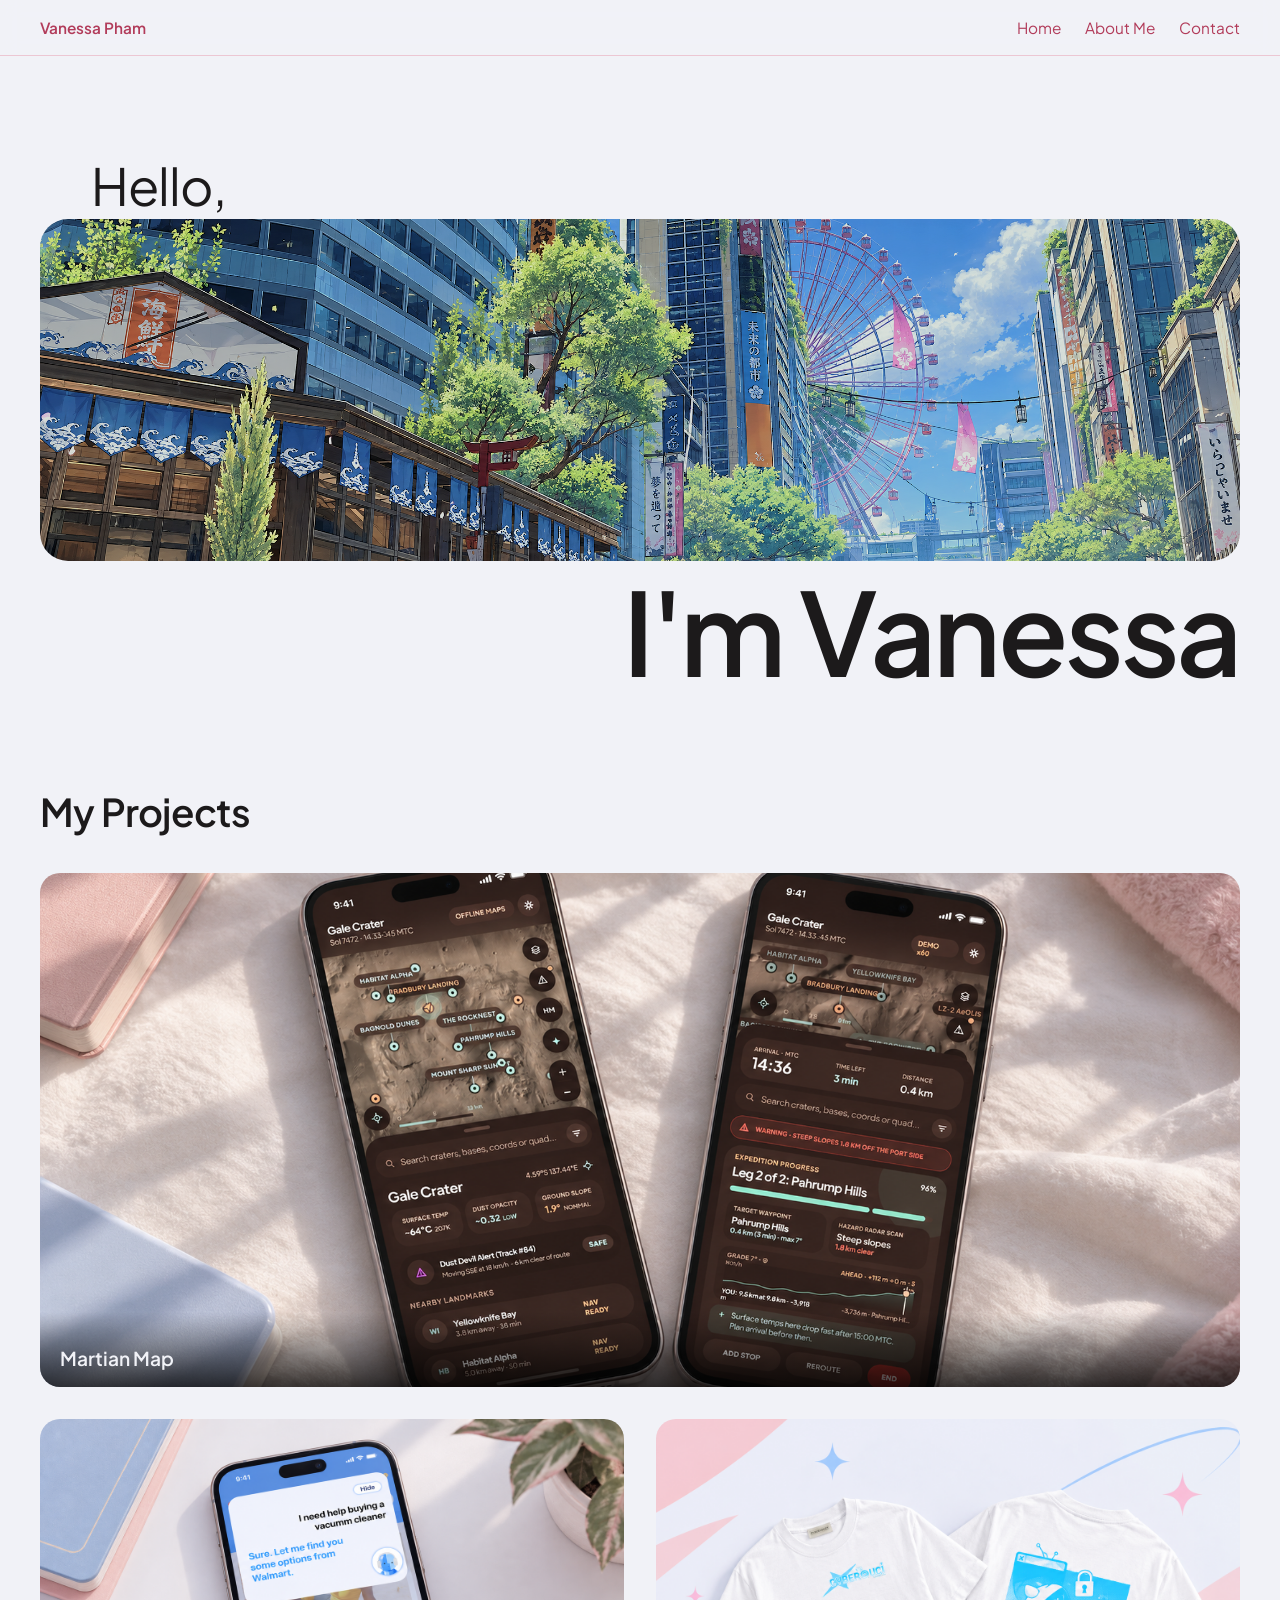
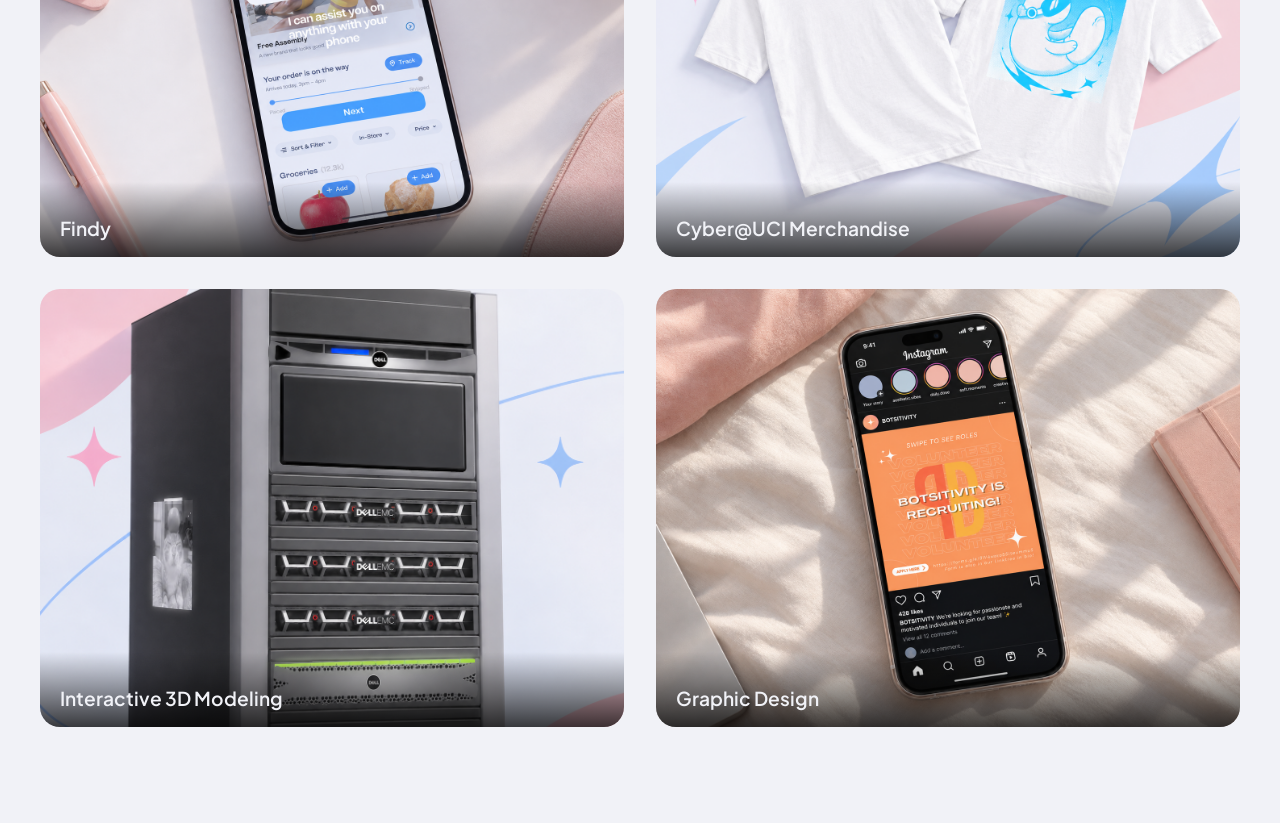
<file: index.html>
<!doctype html>
<html lang="en">

<!--
WRITTEN BY: Vanessa Pham
EMAIL: vanesp6@uci.edu
-->

<head>
  <meta charset="utf-8">
  <meta name="author" content="Vanessa Pham">
  <meta name="description" content="My Portfolio">
   
  <!-- you would link to an external stylesheet here! -->
  <link rel="stylesheet" href="styles.css">
   
  <!-- long list of fonts...-->
    <link rel="preconnect" href="https://fonts.googleapis.com">
    <link rel="preconnect" href="https://fonts.gstatic.com" crossorigin>
    <link href="https://fonts.googleapis.com/css2?family=Audiowide&family=Jersey+25&family=Plus+Jakarta+Sans:ital,wght@0,200..800;1,200..800&family=TASA+Orbiter:wght@400..800&display=swap" rel="stylesheet">
   
  <!-- you would also link to Bootstrap here! -->
  
  <title>Vanessa Pham</title>
</head>

<body>

  <header>
    <nav class="nav" aria-label="Main">
      <a href="index.html" class="nav-name">Vanessa Pham</a>
      <ul class = "nav-links">
        <li><a href="index.html">Home</a></li>
        <li><a href="about.html">About Me</a></li>
        <li><a href="contact.html">Contact</a></li>
      </ul>
    </nav>
  </header>

  <main>
    <section class = "hero" aria-labelledby="hero-title">
      <h1 id="hero-title" class="screenreader-only">Hello, I'm Vanessa</h1>
      <p class = "hero-line hero-line--top" aria-hidden="true">Hello,</p>
      <div class = "hero-image"><img src="herobackground.png" alt="img placeholder"></div>
      <p class = "hero-line hero-line--bottom" aria-hidden="true">I'm Vanessa</p>
      <div class="petals" aria-hidden="true"></div>
    </section>

    <section class = "projects" aria-label="Projects">
      <h2 id="projects-title" class="projects-title">My Projects</h2>

      <a href="project5.html" class="project-box project-box--featured">
        <img src="MarsMockup.png" alt="Mars Mockup image">
        <span class="project-label">Martian Map</span>
        <div class="project-overlay">
          <p>Designed and developed an integrated Mars exploration application that combines NASA datasets to help astronauts navigate the Martian surface safely and efficiently. This application aims to make complex scientific data more accessible and actionable for future Mars missions.</p>
        </div>
      </a>

      <a href="project1.html" class="project-box">
        <img src="Findythumbnail.png" alt="project 1 image">
        <span class="project-label">Findy</span>
        <div class="project-overlay">
          <p>An iOS-native AI guide that walks older adults through unfamiliar features on their iPhones. Informed by conversations with seniors, it teaches rather than automates, helping users build confidence and stay independent.</p>
        </div>
      </a>
      
      <a href="project2.html" class="project-box">
        <img src="merchlogo.png" alt="project 2 image">
        <span class="project-label">Cyber@UCI Merchandise</span>
        <div class="project-overlay">
          <p>Brand and merchandise design for CYBER@UCI, developed from initial sketches through draft iterations into a final collection of T-shirts and hoodies that lets members represent the organization on and off campus.</p>
        </div>
      </a>

      <a href="project3.html" class="project-box">
        <img src="3Dmodelthumbnail.png" alt="project 3 image">
        <span class="project-label">Interactive 3D Modeling</span>
        <div class="project-overlay">
          <p>An interactive 3D server rack built in Spline, with custom components, lighting and materials. Annotations identify each part of the rack, including the management, Proxmox and storage servers.</p>
        </div>
      </a>
      <a href="project4.html" class="project-box">
        <img src="graphicthumbnail.png" alt="project 4 image">
        <span class="project-label">Graphic Design</span>
        <div class="project-overlay">
          <p>Social media graphics designed for BOTSITIVITY and CYBER@UCI. The BOTSITIVITY posts promote mental health and community support, while the CYBER@UCI work covers event and workshop announcements.</p>
        </div>
      </a>
    </section>

  </main>
  <script src="petals.js"></script>
  <script src="reveal.js"></script>
</body>
</html>
</file>
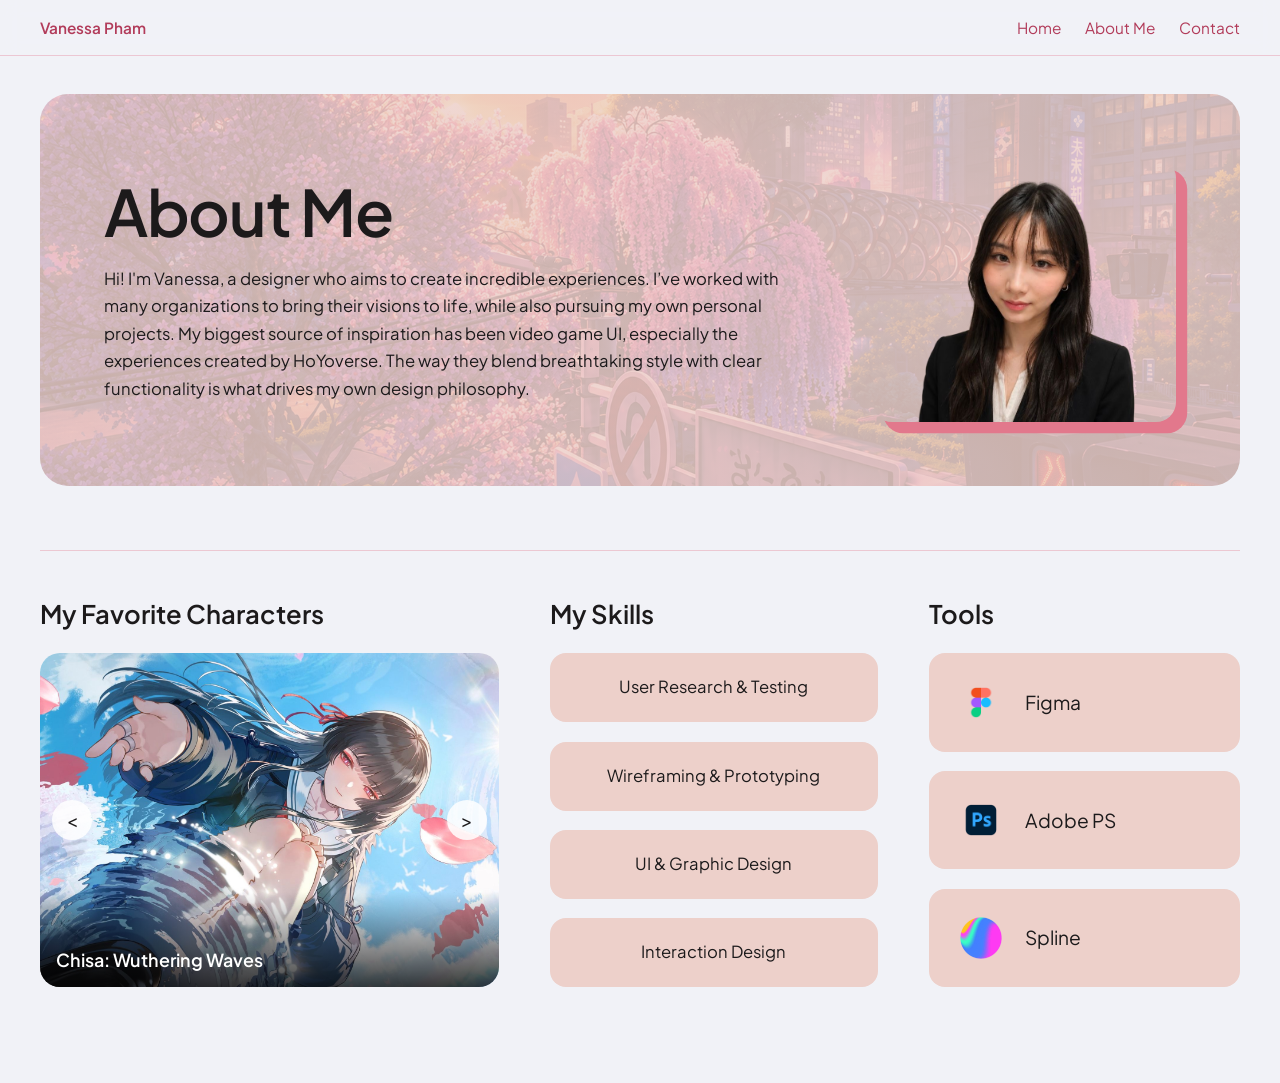
<file: about.html>
<!--about me page :p-->
<!DOCTYPE html>
<html lang="en">
<head>
    <meta charset="UTF-8">
    <title>About Me</title>

<!-- long list of fonts...-->
    <link rel="preconnect" href="https://fonts.googleapis.com">
    <link rel="preconnect" href="https://fonts.gstatic.com" crossorigin>
    <link href="https://fonts.googleapis.com/css2?family=Audiowide&family=Jersey+25&family=Plus+Jakarta+Sans:ital,wght@0,200..800;1,200..800&family=TASA+Orbiter:wght@400..800&display=swap" rel="stylesheet">
   
<!-- you would link to an external stylesheet here! -->
    <link rel="stylesheet" href="styles.css">
    <link rel="stylesheet" href="about.css">
</head>
<body>

    <header>
        <nav class="nav" aria-label="Main">
        <a href="#" class="nav-name">Vanessa Pham</a>
        <ul class = "nav-links">
            <li><a href="index.html">Home</a></li>
            <li><a href="about.html">About Me</a></li>
            <li><a href="contact.html">Contact</a></li>
        </ul>
        </nav>
  </header>

<main class="about">
    <section class="about-banner" aria-label="about-title">
        <div class="about-text">
            <h1 id="about-title" class="about-title">About Me</h1>
            <p>Hi! I'm Vanessa, a designer who aims to create incredible experiences. I’ve worked with many organizations to bring their visions to life, while also pursuing my own personal projects. My biggest source of inspiration has been video game UI, especially the experiences created by HoYoverse. The way they blend breathtaking style with clear functionality is what drives my own design philosophy.</p>
        </div>

        <div class = "about-image"><img src="HeadShot1.png" alt="Image of Myself"></div>
    </section>

    <div class="about-columns">
        <section class="column" aria-label="characters-names">
            <h2 id="characters-names" class="column-title">My Favorite Characters</h2>
            <div class="carousel">
                <figure class="slide">
                    <div class="slide-image"><img src ="ChisaWutheringWaves.jpg" alt="Chisa from Wuthering Waves"></div>
                    <figcaption class="slide-caption">Chisa: Wuthering Waves</figcaption>
                </figure>
                <figure class="slide" hidden>
                    <div class = "slide-image"><img src ="SelenaPunishingGrayRaven.jpg" alt="Selena from Punishing Gray Raven"></div>
                    <figcaption class="slide-caption">Selena: Punishing Gray Raven</figcaption>
                </figure>
                <figure class="slide" hidden>
                    <div class = "slide-image"><img src ="CarlottaWutheringWaves.png" alt="Carlotta from Wuthering Waves"></div>
                    <figcaption class="slide-caption">Carlotta: Wuthering Waves</figcaption>
                </figure>
                <figure class="slide" hidden>
                    <div class = "slide-image"><img src ="SandroneGenshinImpact.jpeg" alt="Sandrone from Genshin Impact"></div>
                    <figcaption class="slide-caption">Sandrone: Genshin Impact</figcaption>
                </figure>

                <button type="button" class="carousel-button carousel-button--previous" aria-label="previous character">&lt;</button>
                <button type="button" class="carousel-button carousel-button--next" aria-label="next character">&gt;</button>
            </div>
        </section>

        <section class="column" aria-label="skills">
            <h2 id="skills" class="column-title">My Skills</h2>
            <ul class="skills-list">
                <li>User Research & Testing</li>
                <li>Wireframing & Prototyping</li>
                <li>UI & Graphic Design</li>
                <li>Interaction Design</li>
            </ul>
        </section>

        <section class="column" aria-label="tools">
            <h2 id="tools" class="column-title">Tools</h2>
            <ul class="tools-list">
                <li>
                    <img class="tool-logo" src="figmalogo.png" alt="figma logo">
                    <span>Figma</span>
                </li>
                <li>
                    <img class="tool-logo" src="PSlogo.png" alt="Photoshop logo">
                    <span>Adobe PS</span>
                </li>
                <li>
                    <img class="tool-logo" src="splinelogo.png" alt="Spline logo">
                    <span>Spline</span>
                </li>
            </ul>
        </section>
    </div>
</main>

<script src="about.js"></script>
</body>
</html>
</file>
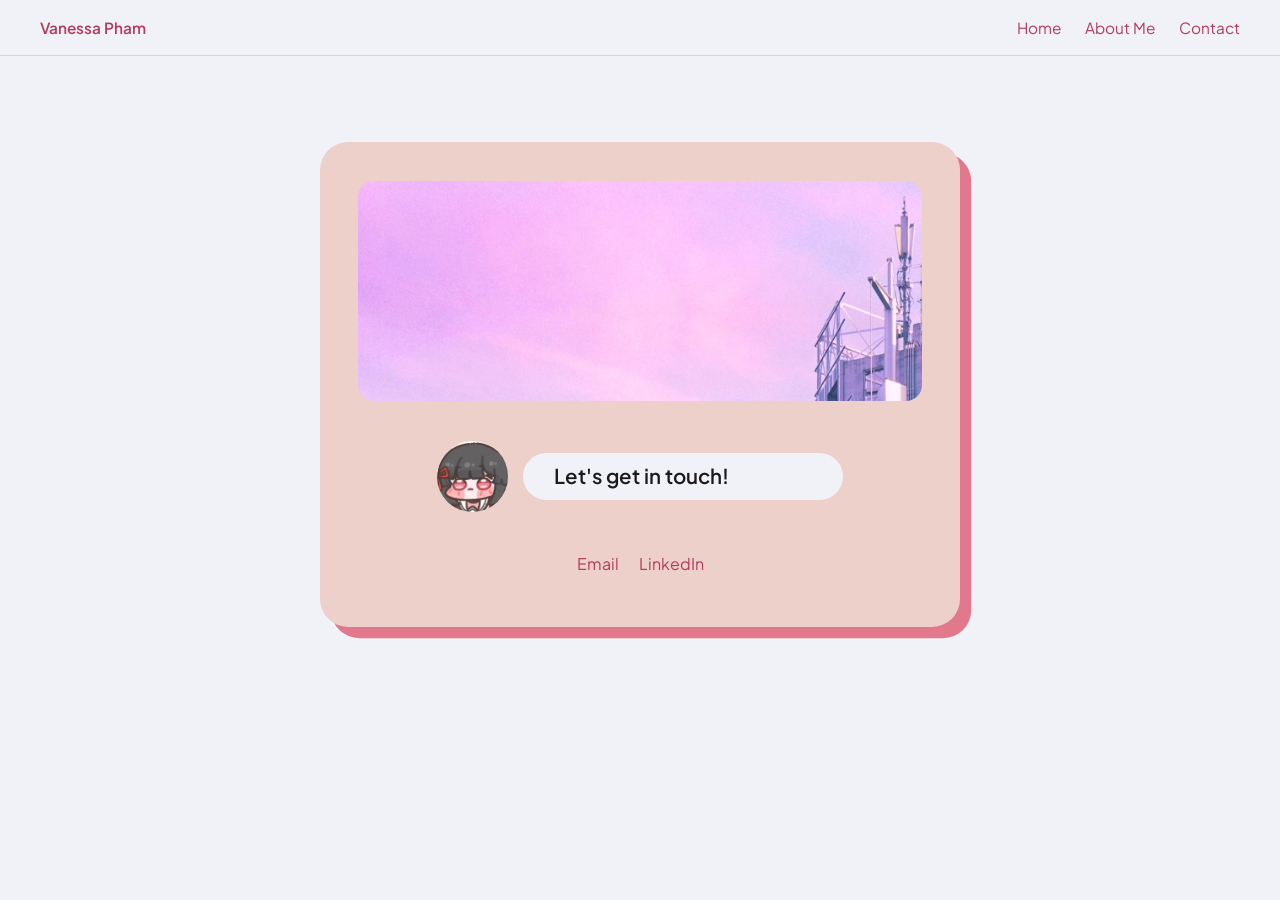
<file: contact.html>
<!DOCTYPE html>
<html lang="en">


<head>
  <meta charset="utf-8">
  <meta name="author" content="Vanessa Pham">
  <meta name="description" content="About Me">
   
  <!-- you would link to an external stylesheet here! -->
    <link rel="stylesheet" href="contact.css">
   
  <!-- long list of fonts...-->
    <link rel="preconnect" href="https://fonts.googleapis.com">
    <link rel="preconnect" href="https://fonts.gstatic.com" crossorigin>
    <link href="https://fonts.googleapis.com/css2?family=Audiowide&family=Jersey+25&family=Plus+Jakarta+Sans:ital,wght@0,200..800;1,200..800&family=TASA+Orbiter:wght@400..800&display=swap" rel="stylesheet">
   
  <!-- you would also link to Bootstrap here! -->
  
  <title>Contact</title>
</head>

<body>

    <header>
        <nav class="nav" aria-label="Main">
        <a href="index.html" class="nav-name">Vanessa Pham</a>
        <ul class = "nav-links">
            <li><a href="index.html">Home</a></li>
            <li><a href="about.html">About Me</a></li>
            <li><a href="contact.html">Contact</a></li>
        </ul>
        </nav>
    </header>

    <main class="contact">
        <section class="contact-card" aria-labelledby="contact-title">
            <div class="contact-image">
                <img src="contactwallpaper.jpg" alt="banner image">
            </div>
            <div class="contact-heading">
                <div class="contact-avatar"><img src="chibicon.jpg" alt="profile icon"></div>
                <h1 id="contact-title" class="contact-pill">Let's get in touch!</h1>
            </div>
            <ul class="contact-links">
                <li><a href="mailto:phamvanessa96@gmail.com">Email</a></li>
                <li><a href="https://www.linkedin.com/in/vanessa-pham-241a36375/">LinkedIn</a></li>
            </ul>
        </section>
    </main>

</body>
</html>
</file>
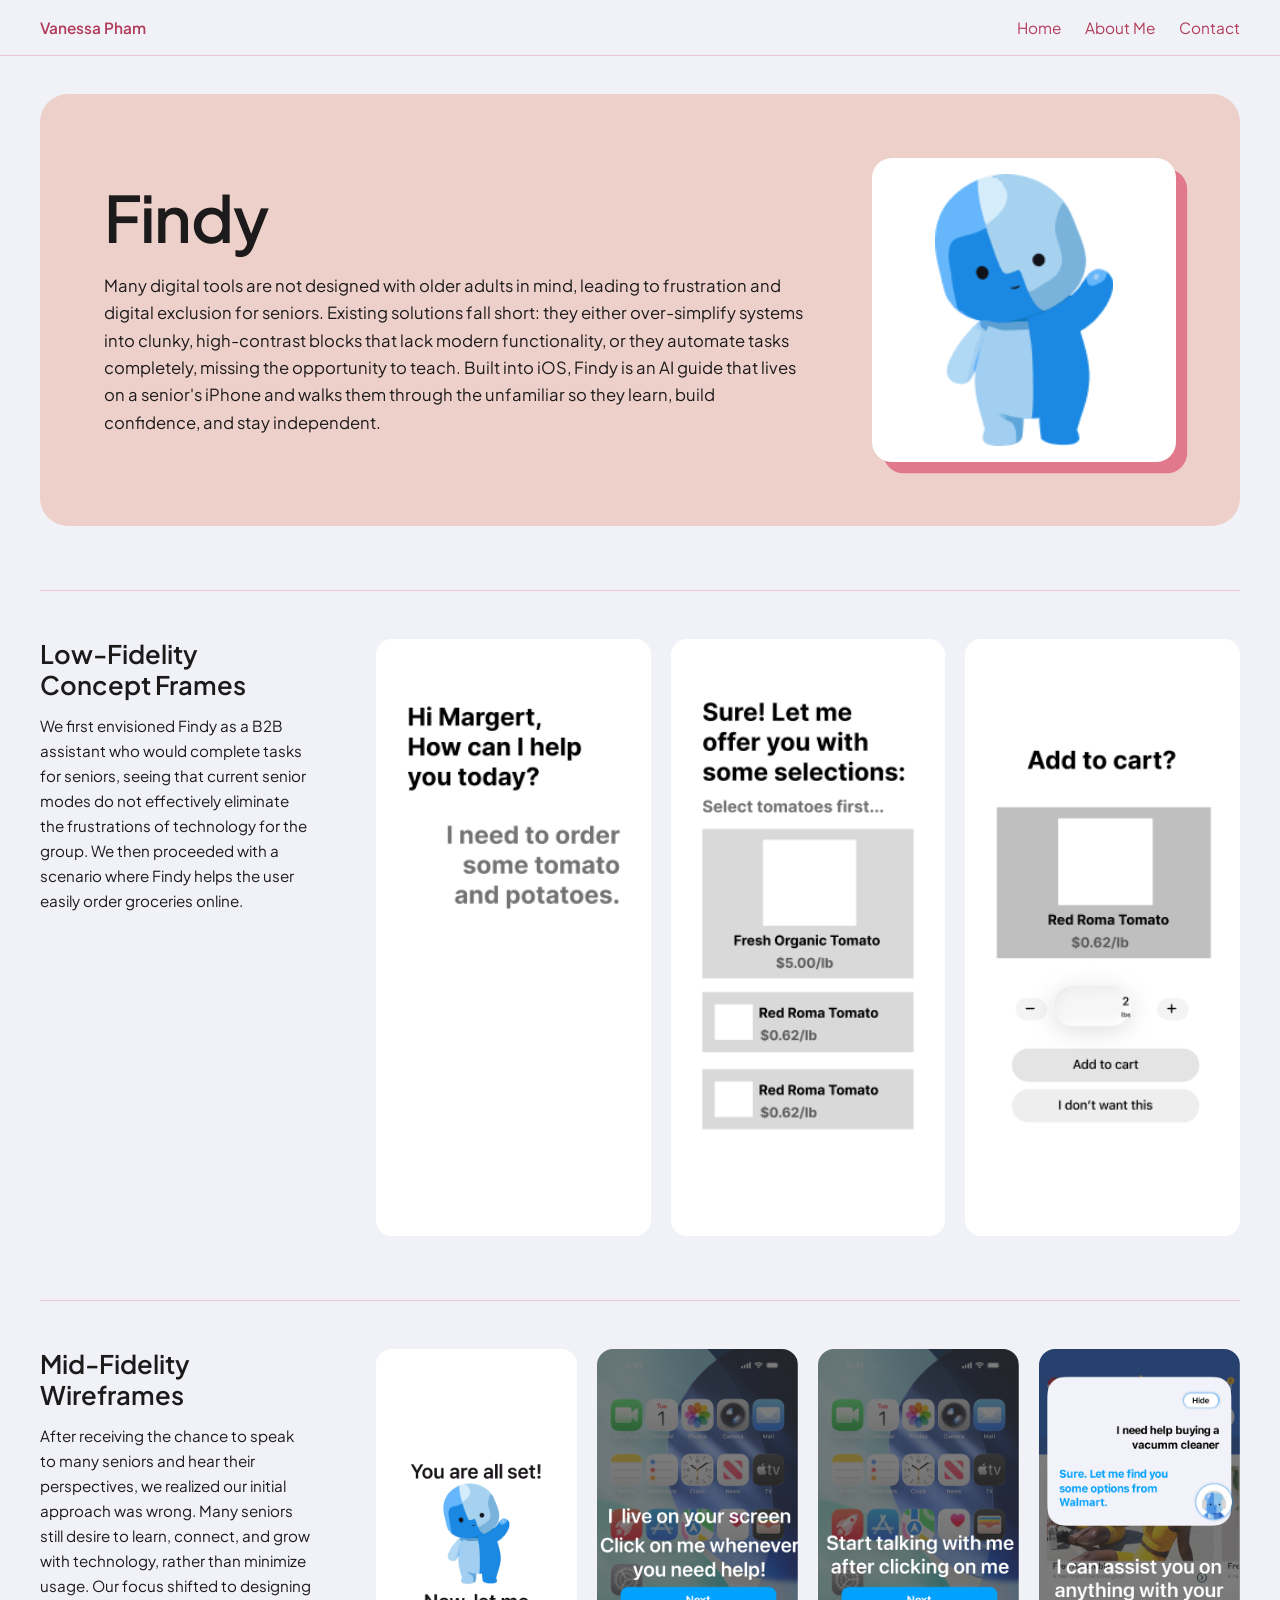
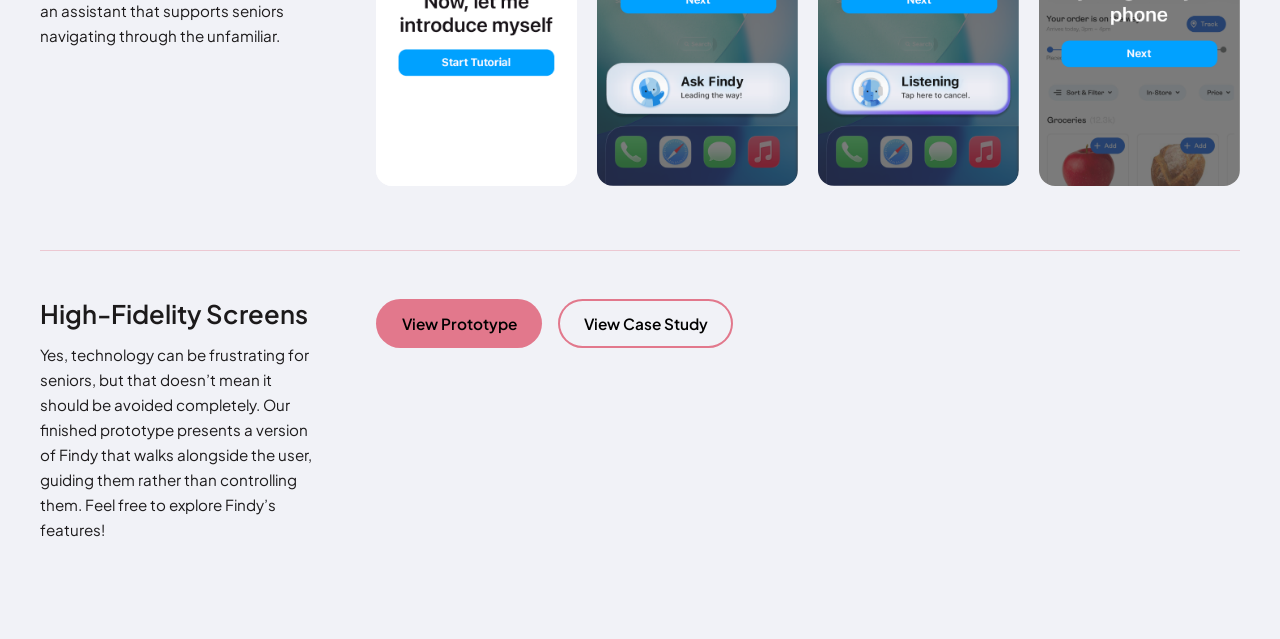
<file: project1.html>
<!doctype html>
<html lang="en">
<head>
  <meta charset="utf-8">
  <meta name="viewport" content="width=device-width, initial-scale=1">
  <meta name="author" content="Vanessa Pham">
  <meta name="description" content="Findy, an iOS AI guide that helps seniors learn and navigate unfamiliar technology.">
  <title>Findy | Vanessa Pham</title>
 
  <link rel="preconnect" href="https://fonts.googleapis.com">
  <link rel="preconnect" href="https://fonts.gstatic.com" crossorigin>
  <link href="https://fonts.googleapis.com/css2?family=Plus+Jakarta+Sans:wght@400;600&display=swap" rel="stylesheet">
  <link rel="stylesheet" href="project1.css">
</head>
<body>
  <header>
    <nav class="nav" aria-label="Main">
      <a href="index.html" class="nav-name">Vanessa Pham</a>
      <ul class="nav-links">
        <li><a href="index.html">Home</a></li>
        <li><a href="about.html">About Me</a></li>
        <li><a href="contact.html">Contact</a></li>
      </ul>
    </nav>
  </header>
 
  <main class="project">
    <section class="project-banner" aria-labelledby="project-title">
      <div class="project-intro">
        <h1 id="project-title" class="project-title">Findy</h1>
        <p>Many digital tools are not designed with older adults in mind, leading to frustration and digital exclusion for seniors. Existing solutions fall short: they either over-simplify systems into clunky, high-contrast blocks that lack modern functionality, or they automate tasks completely, missing the opportunity to teach. Built into iOS, Findy is an AI guide that lives on a senior's iPhone and walks them through the unfamiliar so they learn, build confidence, and stay independent.</p>
      </div>
      <div class="carousel">
        <figure class="slide is-active">
          <div class="carousel-image"><img src="Icon1.png" alt="Findy mascot, pose 1"></div>
        </figure>
        <figure class="slide">
          <div class="carousel-image"><img src="Icon2.png" alt="Findy mascot, pose 2"></div>
        </figure>
        <figure class="slide">
          <div class="carousel-image"><img src="Icon3.png" alt="Findy mascot, pose 3"></div>
        </figure>
      </div>
    </section>
 
    <section class="project-section" aria-labelledby="section-1-title">
      <h2 id="section-1-title" class="section-title">Low-Fidelity Concept Frames</h2>
      <p class="section-desc">We first envisioned Findy as a B2B assistant who would complete tasks for seniors, seeing that current senior modes do not effectively eliminate the frustrations of technology for the group. We then proceeded with a scenario where Findy helps the user easily order groceries online.</p>
 
      <div class="gallery">
        <div class="gallery-image"><img src="Lofi1.png" alt="Low-fidelity frame 1"></div>
        <div class="gallery-image"><img src="Lofi2.png" alt="Low-fidelity frame 2"></div>
        <div class="gallery-image"><img src="Lofi3.png" alt="Low-fidelity frame 3"></div>
      </div>
    </section>
 
    <section class="project-section" aria-labelledby="section-2-title">
      <h2 id="section-2-title" class="section-title">Mid-Fidelity Wireframes</h2>
      <p class="section-desc">After receiving the chance to speak to many seniors and hear their perspectives, we realized our initial approach was wrong. Many seniors still desire to learn, connect, and grow with technology, rather than minimize usage. Our focus shifted to designing an assistant that supports seniors navigating through the unfamiliar.</p>
 
      <div class="gallery">
        <div class="gallery-image"><img src="MidFi1.png" alt="Mid-fidelity wireframe 1"></div>
        <div class="gallery-image"><img src="MidFi2.png" alt="Mid-fidelity wireframe 2"></div>
        <div class="gallery-image"><img src="MidFi3.png" alt="Mid-fidelity wireframe 3"></div>
        <div class="gallery-image"><img src="MidFi4.jpg" alt="Mid-fidelity wireframe 4"></div>
      </div>
    </section>
 
    <section class="project-section" aria-labelledby="section-3-title">
      <h2 id="section-3-title" class="section-title">High-Fidelity Screens</h2>
      <p class="section-desc">Yes, technology can be frustrating for seniors, but that doesn’t mean it should be avoided completely. Our finished prototype presents a version of Findy that walks alongside the user, guiding them rather than controlling them. Feel free to explore Findy’s features!</p>
 
      <div class="button-row">
        <a href="https://www.figma.com/proto/h7YwXbEpCVugqJq2vqtQSb/Findy?node-id=6-6595&t=3bBwTtOGDUdpuleS-1&starting-point-node-id=6%3A6595" class="btn">View Prototype</a>
        <a href="https://www.figma.com/deck/BAes0gFWsWLzl3LX6tk4b5/Findy-Case-Study?node-id=2001-543&t=nV6rTypQ74vEanvA-1" class="btn btn--ghost">View Case Study</a>
      </div>
    </section>
  </main>
 
  <script src="project.js"></script>
  <script src="reveal.js"></script>
</body>
</html>
</file>
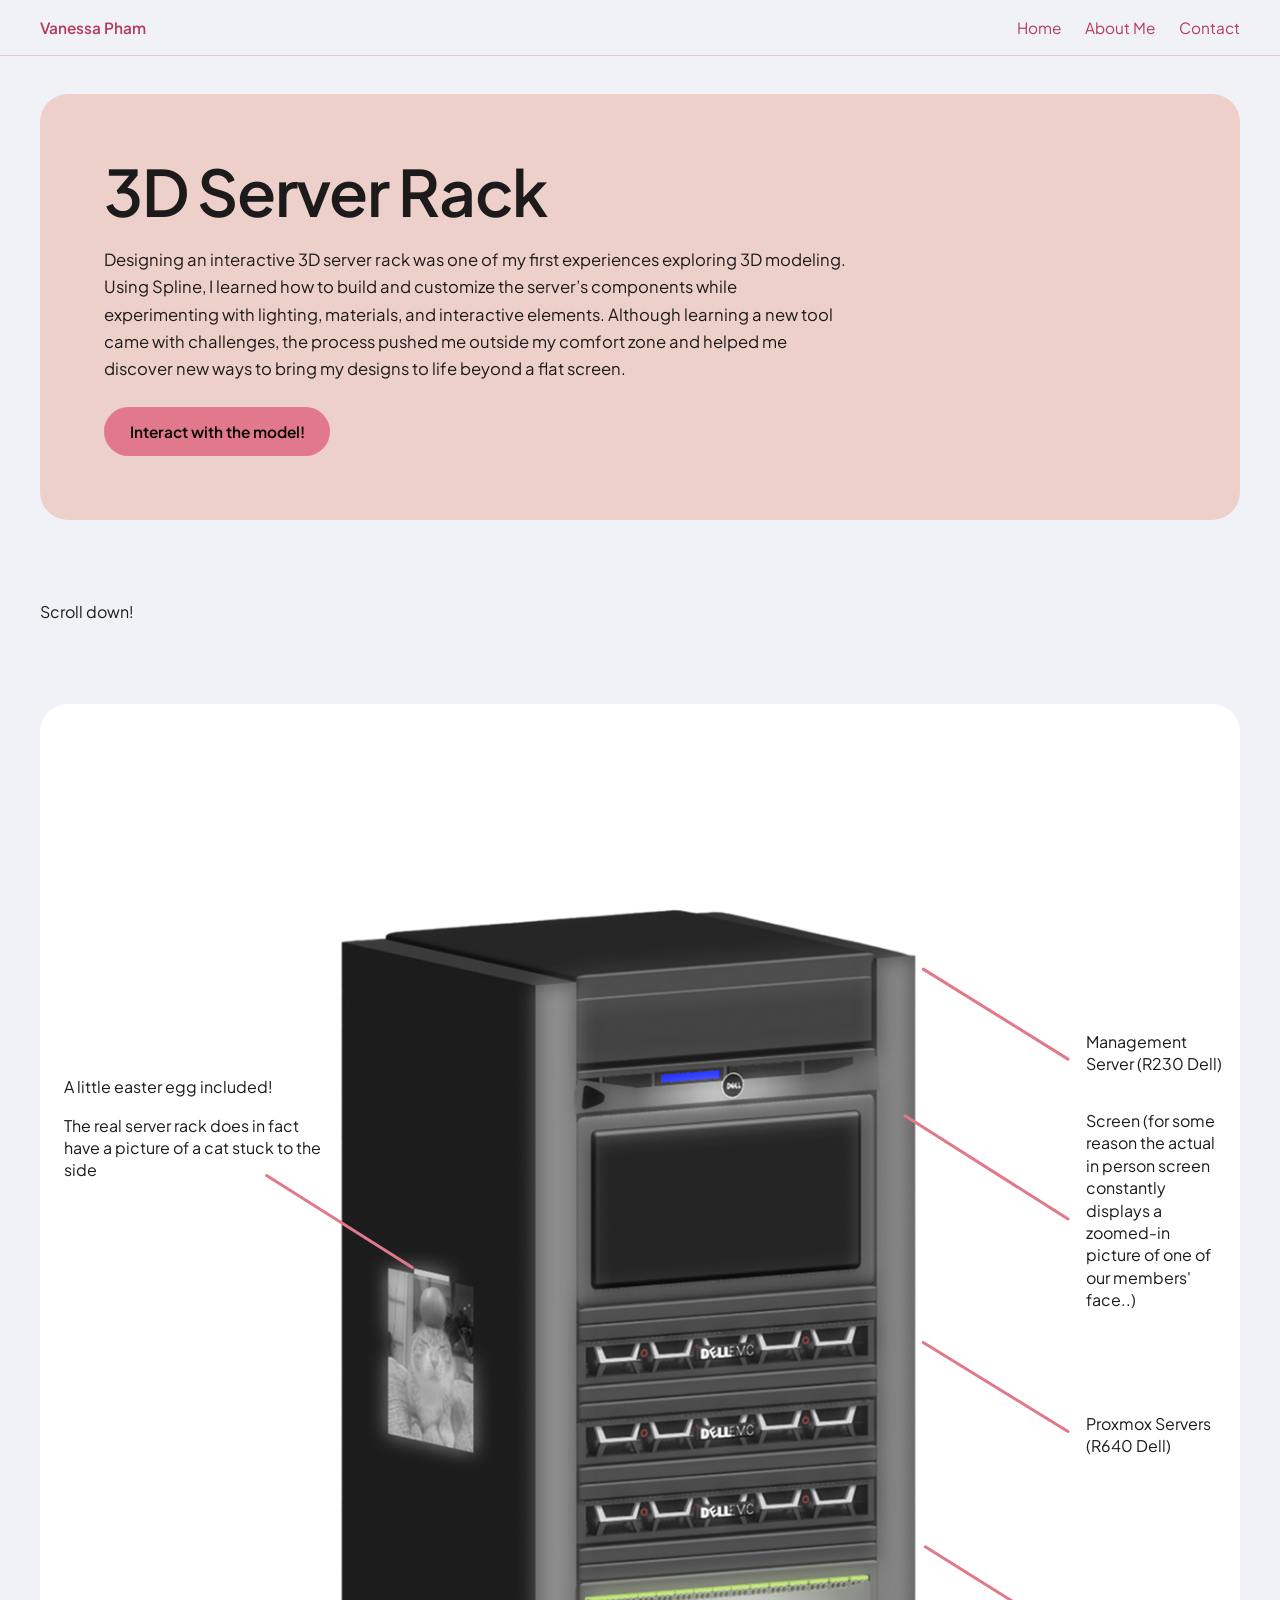
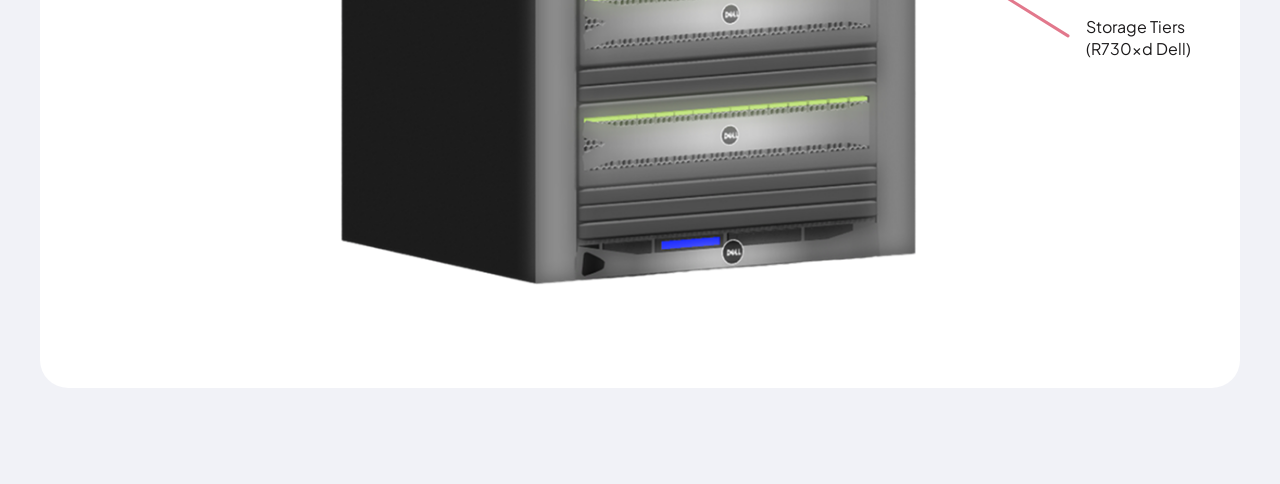
<file: project3.html>
<!doctype html>
<html lang="en">
<head>
  <meta charset="utf-8">
  <meta name="author" content="Vanessa Pham">
  <meta name="description" content="My Portfolio">

  <!-- you would link to an external stylesheet here! -->
  <link rel="stylesheet" href="project3.css">
   
  <!-- long list of fonts...-->
    <link rel="preconnect" href="https://fonts.googleapis.com">
    <link rel="preconnect" href="https://fonts.gstatic.com" crossorigin>
    <link href="https://fonts.googleapis.com/css2?family=Audiowide&family=Jersey+25&family=Plus+Jakarta+Sans:ital,wght@0,200..800;1,200..800&family=TASA+Orbiter:wght@400..800&display=swap" rel="stylesheet">
   
  <!-- you would also link to Bootstrap here! -->

   <title>3D Modeling</title>
   </head>

   <body>

     <header>
    <nav class="nav" aria-label="Main">
      <a href="index.html" class="nav-name">Vanessa Pham</a>
 
      <ul class="nav-links">
        <li><a href="index.html">Home</a></li>
        <li><a href="about.html">About Me</a></li>
        <li><a href="contact.html">Contact</a></li>
      </ul>
    </nav>
  </header>

  <main class="project">
    <section class="project-banner" aria-label="project-title">
        <div class="project-intro">
            <h1 id="project-title" class="project-title">3D Server Rack</h1>
            <p>Designing an interactive 3D server rack was one of my first experiences exploring 3D modeling. Using Spline, I learned how to build and customize the server’s components while experimenting with lighting, materials, and interactive elements. Although learning a new tool came with challenges, the process pushed me outside my comfort zone and helped me discover new ways to bring my designs to life beyond a flat screen.</p>
            <a href="https://app.spline.design/file/670ff3d0-0fd1-4b8f-9a3c-1446244dc3aa" class="btn">Interact with the model!</a>
          </div>
    </section>

    <p id="scroll">Scroll down!</p>

    <section class="annotated" aria-label="Annotated server rack">
        <figure class="annotated-stage">
            <img class="annotated-img" src="Server.png" alt="Server Rack Model">
            <svg class="annotated-lines" viewBox="0 0 1186 1270" preserveAspectRatio="none" aria-hidden="true">
                <line x1="224" y1="466" x2="368" y2="557"/>
                <line x1="873" y1="262" x2="1016" y2="351"/>
                <line x1="855" y1="407" x2="1016" y2="509"/>
                <line x1="873" y1="631" x2="1016" y2="719"/>
                <line x1="875" y1="833" x2="1016" y2="921"/>
            </svg> 

            <div class="note note--left">
                <p>A little easter egg included!</p>
                <p>The real server rack does in fact have a picture of a cat stuck to the side</p>
            </div>

            <p class="note note--right note--1">Management Server (R230 Dell)</p>
            <p class="note note--right note--2">Screen (for some reason the actual in person screen constantly displays a zoomed-in picture of one of our members' face..)</p>
            <p class="note note--right note--3">Proxmox Servers (R640 Dell)</p>
            <p class="note note--right note--4">Storage Tiers (R730xd Dell)</p>
        </figure>
    </section>
  </main>

   </body>
</html>
</file>
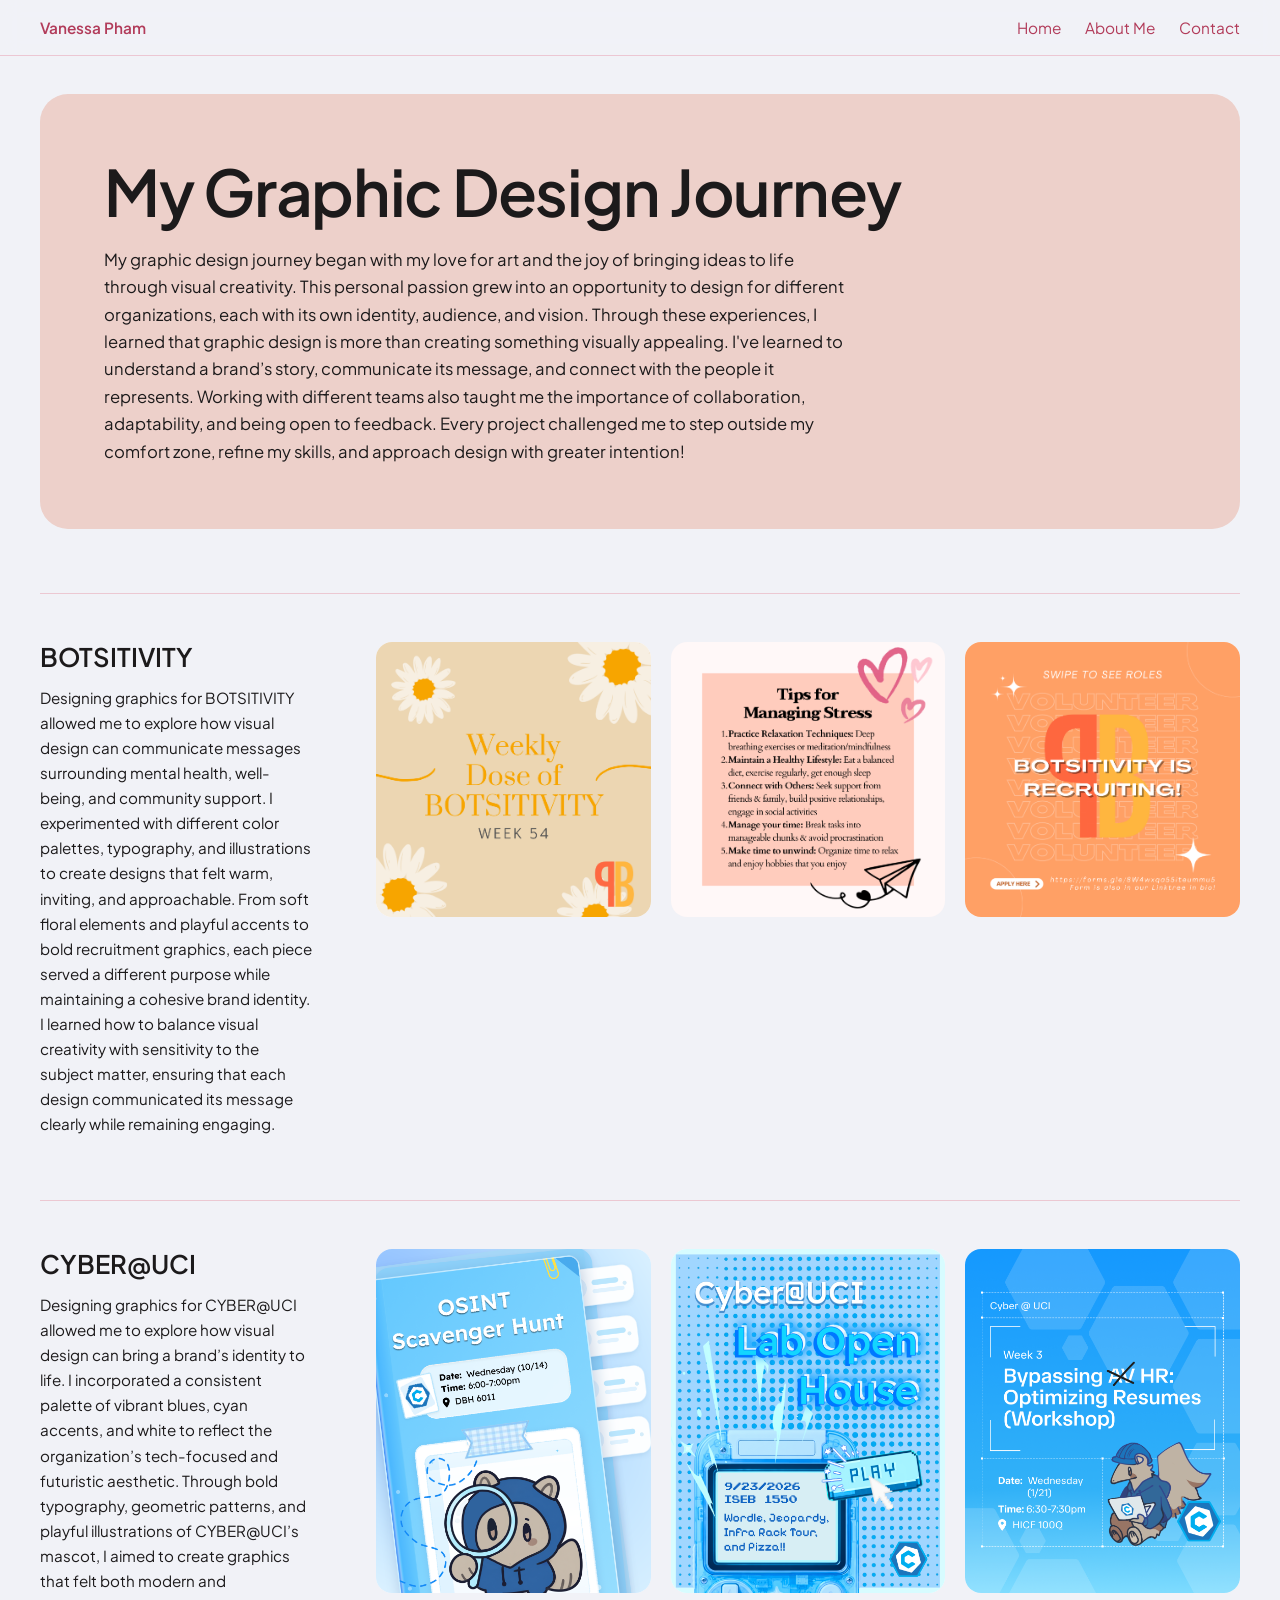
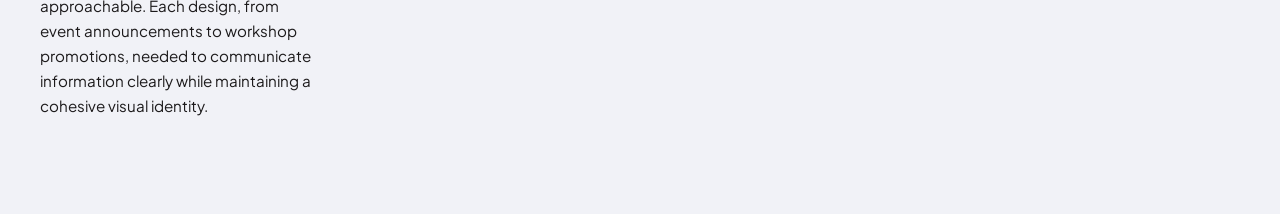
<file: project4.html>
<!doctype html>
<html lang="en">
<head>
  <meta charset="utf-8">
  <meta name="author" content="Vanessa Pham">
  <meta name="description" content="My Portfolio">

  <!-- you would link to an external stylesheet here! -->
  <link rel="stylesheet" href="project4.css">
   
  <!-- long list of fonts...-->
    <link rel="preconnect" href="https://fonts.googleapis.com">
    <link rel="preconnect" href="https://fonts.gstatic.com" crossorigin>
    <link href="https://fonts.googleapis.com/css2?family=Audiowide&family=Jersey+25&family=Plus+Jakarta+Sans:ital,wght@0,200..800;1,200..800&family=TASA+Orbiter:wght@400..800&display=swap" rel="stylesheet">
   
  <!-- you would also link to Bootstrap here! -->

   <title>Graphic Design</title>
   </head>

   <body>

     <header>
    <nav class="nav" aria-label="Main">
      <a href="index.html" class="nav-name">Vanessa Pham</a>
 
      <ul class="nav-links">
        <li><a href="index.html">Home</a></li>
        <li><a href="about.html">About Me</a></li>
        <li><a href="contact.html">Contact</a></li>
      </ul>
    </nav>
  </header>

  <main class="project">
    <section class="project-banner" aria-label="project-title">
        <div class="project-intro">
            <h1 id="project-title" class="project-title">My Graphic Design Journey</h1>
            <p>My graphic design journey began with my love for art and the joy of bringing ideas to life through visual creativity. This personal passion grew into an opportunity to design for different organizations, each with its own identity, audience, and vision. Through these experiences, I learned that graphic design is more than creating something visually appealing. I've learned to understand a brand’s story, communicate its message, and connect with the people it represents. Working with different teams also taught me the importance of collaboration, adaptability, and being open to feedback. Every project challenged me to step outside my comfort zone, refine my skills, and approach design with greater intention!</p>
        </div>
    </section>

    <section class="project-section" aria-label="section-1-title">
        <h2 id="section-1-title" class="section-title">BOTSITIVITY</h2>
        <p class ="section-desc">Designing graphics for BOTSITIVITY allowed me to explore how visual design can communicate messages surrounding mental health, well-being, and community support. I experimented with different color palettes, typography, and illustrations to create designs that felt warm, inviting, and approachable. From soft floral elements and playful accents to bold recruitment graphics, each piece served a different purpose while maintaining a cohesive brand identity. I learned how to balance visual creativity with sensitivity to the subject matter, ensuring that each design communicated its message clearly while remaining engaging. </p>

        <div class="gallery">
            <div class="gallery-image"><img src="Post1.png" alt="Post1"></div>
            <div class="gallery-image"><img src="Post2.png" alt="Post1"></div>
            <div class="gallery-image"><img src="Post3.png" alt="Post1"></div>
        </div>
    </section>

    <section class="project-section" aria-label="section-2-title">
        <h2 id="section-2-title" class="section-title">CYBER@UCI</h2>
        <p class ="section-desc">Designing graphics for CYBER@UCI allowed me to explore how visual design can bring a brand’s identity to life. I incorporated a consistent palette of vibrant blues, cyan accents, and white to reflect the organization’s tech-focused and futuristic aesthetic. Through bold typography, geometric patterns, and playful illustrations of CYBER@UCI’s mascot, I aimed to create graphics that felt both modern and approachable. Each design, from event announcements to workshop promotions, needed to communicate information clearly while maintaining a cohesive visual identity.</p>

        <div class="gallery2">
            <div class="gallery2-image"><img src="Post4.png" alt="Post1"></div>
            <div class="gallery2-image"><img src="Post5.png" alt="Post1"></div>
            <div class="gallery2-image"><img src="Post6.png" alt="Post1"></div>
        </div>
    </section>

  </main>

  <script src="project.js"></script>
  <script src="reveal.js"></script>
   </body>
</html>
</file>
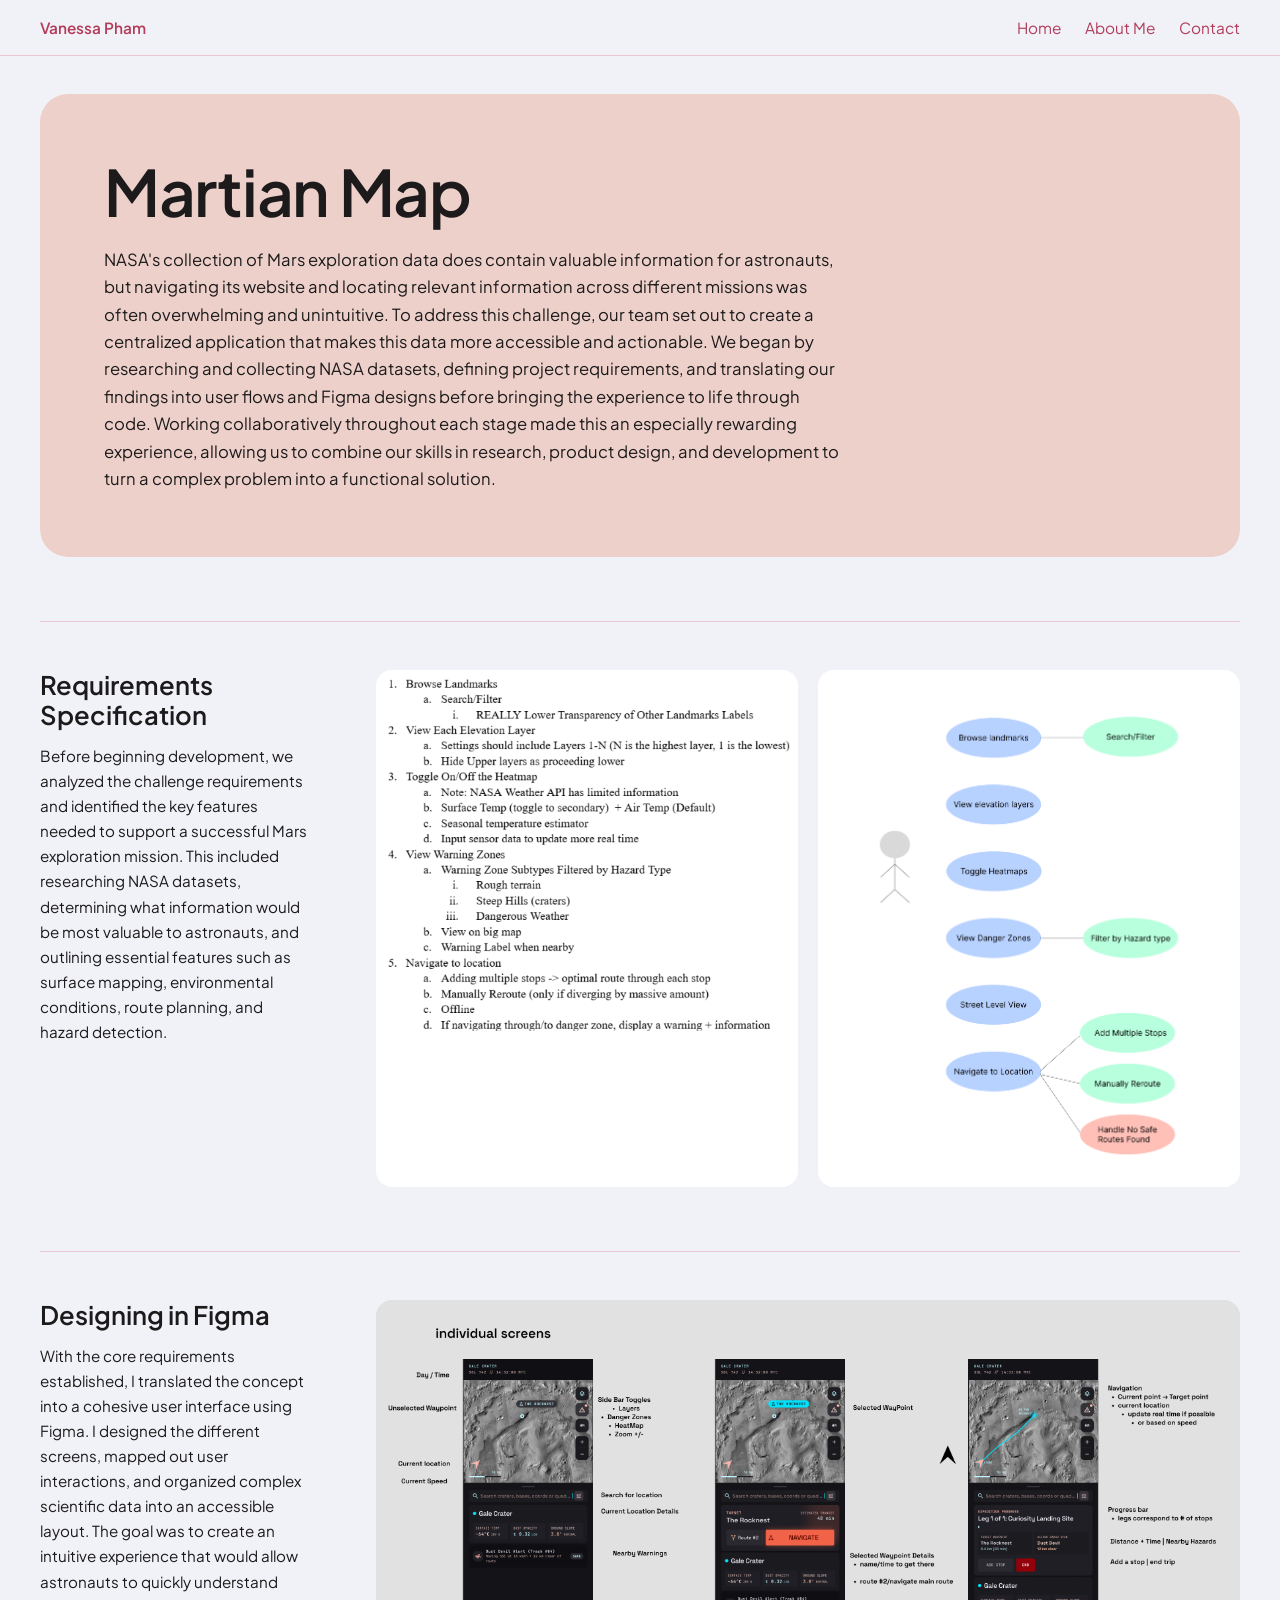
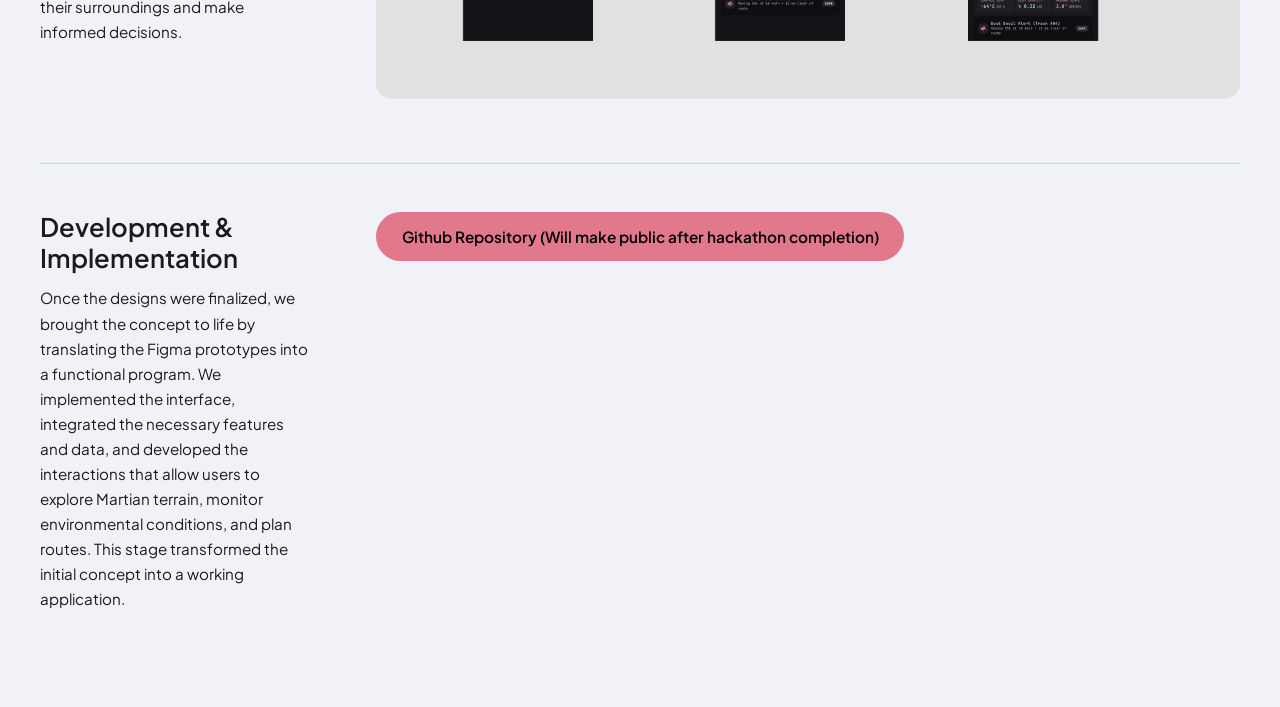
<file: project5.html>
<!doctype html>
<html lang="en">
<head>
  <meta charset="utf-8">
  <meta name="viewport" content="width=device-width, initial-scale=1">
  <meta name="author" content="Vanessa Pham">
  <meta name="description" content="An application for exploring Martian terrain and planning missions.">
  <title>Martian Map</title>
 
  <link rel="preconnect" href="https://fonts.googleapis.com">
  <link rel="preconnect" href="https://fonts.gstatic.com" crossorigin>
  <link href="https://fonts.googleapis.com/css2?family=Plus+Jakarta+Sans:wght@400;600&display=swap" rel="stylesheet">
  <link rel="stylesheet" href="project1.css">
</head>
<body>
  <header>
    <nav class="nav" aria-label="Main">
      <a href="index.html" class="nav-name">Vanessa Pham</a>
      <ul class="nav-links">
        <li><a href="index.html">Home</a></li>
        <li><a href="about.html">About Me</a></li>
        <li><a href="contact.html">Contact</a></li>
      </ul>
    </nav>
  </header>
 
  <main class="project">
    <section class="project-banner" aria-labelledby="project-title">
      <div class="project-intro">
        <h1 id="project-title" class="project-title">Martian Map</h1>
        <p>NASA's collection of Mars exploration data does contain valuable information for astronauts, but navigating its website and locating relevant information across different missions was often overwhelming and unintuitive. To address this challenge, our team set out to create a centralized application that makes this data more accessible and actionable. We began by researching and collecting NASA datasets, defining project requirements, and translating our findings into user flows and Figma designs before bringing the experience to life through code. Working collaboratively throughout each stage made this an especially rewarding experience, allowing us to combine our skills in research, product design, and development to turn a complex problem into a functional solution.</p>
      </div>
    </section>
 
    <section class="project-section" aria-labelledby="section-1-title">
      <h2 id="section-1-title" class="section-title">Requirements Specification</h2>
      <p class="section-desc">Before beginning development, we analyzed the challenge requirements and identified the key features needed to support a successful Mars exploration mission. This included researching NASA datasets, determining what information would be most valuable to astronauts, and outlining essential features such as surface mapping, environmental conditions, route planning, and hazard detection.</p>
 
      <div class="gallery">
        <div class="gallery-image"><img src="reqspecs.png" alt="Requirements Specification"></div>
        <div class="gallery-image"><img src="User Flows (1).png" alt="User Flow"></div>
      </div>
    </section>
 
    <section class="project-section" aria-labelledby="section-2-title">
      <h2 id="section-2-title" class="section-title">Designing in Figma</h2>
      <p class="section-desc">With the core requirements established, I translated the concept into a cohesive user interface using Figma. I designed the different screens, mapped out user interactions, and organized complex scientific data into an accessible layout. The goal was to create an intuitive experience that would allow astronauts to quickly understand their surroundings and make informed decisions.</p>
 
      <div class="gallery">
        <div class="gallery-image"><img src="marsscreen1.png" alt="Design iterations"></div>
      </div>
    </section>
 
    <section class="project-section" aria-labelledby="section-3-title">
      <h2 id="section-3-title" class="section-title">Development & Implementation</h2>
      <p class="section-desc">Once the designs were finalized, we brought the concept to life by translating the Figma prototypes into a functional program. We implemented the interface, integrated the necessary features and data, and developed the interactions that allow users to explore Martian terrain, monitor environmental conditions, and plan routes. This stage transformed the initial concept into a working application.</p>
 
      <div class="button-row">
        <a href="https://github.com/Plehndm/NASA-Space-Apps-Phobos/tree/main" class="btn">Github Repository (Will make public after hackathon completion)</a>
      </div>
    </section>
  </main>
 
  <script src="project.js"></script>
  <script src="reveal.js"></script>
</body>
</html>
</file>
<file: styles.css>
/* Shared base for home, about and contact: tokens, nav, links, buttons */
 
:root {
    --white: #f1f2f7;
    --pink: #e2788c;
    --pink-text: #b23c5a; /* darker pink for text: passes contrast on --white */
    --blue: #83adf0;
    --beige: #edd0ca;
    --ink: #1c1a1b;
    --rule: rgba(226, 120, 140, .35);
}
 
*, *::before, *::after { box-sizing: border-box; }
 
body {
    font-family: 'Plus Jakarta Sans', sans-serif;
    margin: 0;
    color: var(--ink);
    line-height: 1.5;
    background: var(--white);
}
 
header {
    position: sticky;
    top: 0;
    z-index: 10;
    background: rgba(241, 242, 247, .88);
    backdrop-filter: blur(10px);
    border-bottom: 1px solid var(--rule);
    margin-bottom: clamp(1.5rem, 3vw, 2.5rem);
}
 
.nav {
    display: flex;
    justify-content: space-between;
    align-items: center;
    padding: 1rem clamp(1rem, 4vw, 2.5rem);
    font-size: clamp(.9rem, 1.2vw, 1rem);
}
 
.nav-name { font-weight: 600; }
 
.nav-links {
    display: flex;
    gap: 1.5rem;
    margin: 0;
    padding: 0;
    list-style: none;
}
 
a {
    color: var(--pink-text);
    text-decoration: none;
}
 
a:hover {
    color: var(--blue);
    text-decoration: underline;
    text-underline-offset: .3em;
}
 
a:focus-visible {
    outline: 2px solid var(--ink);
    outline-offset: 3px;
    border-radius: .25rem;
}
 
.btn {
    display: inline-block;
    padding: .8rem 1.6rem;
    background: var(--pink);
    color: #000;
    font-size: clamp(.9rem, 1.2vw, 1rem);
    font-weight: 600;
    border-radius: 2rem;
    transition: background .2s ease;
}
 
.btn:hover {
    background: var(--blue);
    color: #000;
    text-decoration: none;
}
 
.btn--ghost {
    background: transparent;
    box-shadow: inset 0 0 0 2px var(--pink);
}
 
.btn--ghost:hover { box-shadow: inset 0 0 0 2px var(--blue); }
 
/* Home: hero + project grid (replaces styles.css) */
 
.hero {
    position: relative;
    max-width: 80rem;
    margin: 0 auto;
    margin-top: 5rem;
    padding: clamp(.5rem, 2vw, 1.5rem) clamp(1rem, 4vw, 2.5rem) 0;
}
 
.hero-line {
    margin: 0;
    line-height: 1;
    letter-spacing: -.02em;
}
 
.hero-line--top {
    font-size: clamp(2rem, 4vw, 3.5rem);
    font-weight: 400;
    padding-left: clamp(0rem, 4vw, 4rem);
    margin-bottom: .5rem;
}
 
.hero-image {
    height: clamp(10rem, 38vh, 22rem); /* scales with screen height so the name stays in view */
    overflow: hidden;
    border-radius: 1.75rem;
}
 
.hero-image img {
    width: 100%;
    height: 100%;
    object-fit: cover;
    display: block;
}
 
/* The one loud element on this page */
.hero-line--bottom {
    margin-top: .75rem;
    font-size: clamp(2.5rem, min(9vw, 13vh), 7.5rem);
    font-weight: 600;
    letter-spacing: -.03em;
    text-align: right;
}
 
.screenreader-only {
    position: absolute;
    width: 1px;
    height: 1px;
    margin: -1px;
    padding: 0;
    overflow: hidden;
    clip-path: inset(50%);
    white-space: nowrap;
    border: 0;
}
 
/* Falling petals (generated by petals.js) */
.petals {
    position: absolute;
    inset: 0;
    overflow: hidden;
    pointer-events: none;
}
 
.petal {
    position: absolute;
    top: 0;
    width: var(--size);
    height: calc(var(--size) * 1.3);
    border-radius: 100% 0 100% 0;
    opacity: 0;
    animation:
        petal-fall var(--fall-time) linear var(--delay) infinite,
        petal-sway var(--sway-time) ease-in-out var(--delay) infinite alternate;
}
 
@keyframes petal-fall {
    0%   { top: -2rem; opacity: 0; }
    6%   { opacity: .85; }
    92%  { opacity: .85; }
    100% { top: 100%; opacity: 0; }
}
 
@keyframes petal-sway {
    from { transform: translateX(calc(var(--sway) * -1)) rotate(var(--rot-start)); }
    to   { transform: translateX(var(--sway)) rotate(var(--rot-end)); }
}
 
@media (prefers-reduced-motion: reduce) {
    .petals { display: none; }
}
 
/* Projects */
.projects {
    display: grid;
    grid-template-columns: repeat(2, minmax(0, 1fr));
    gap: clamp(1.25rem, 3vw, 2rem);
    max-width: 80rem;
    margin: clamp(4rem, 8vw, 7rem) auto 0;
    padding: 0 clamp(1rem, 4vw, 2.5rem) 6rem;
}
 
.projects-title {
    grid-column: 1 / -1;
    font-size: clamp(1.75rem, 3vw, 2.5rem);
    font-weight: 600;
    line-height: 1.1;
    letter-spacing: -.02em;
    margin: 0 0 .5rem;
}
 
.project-box {
    position: relative;
    display: block;
    aspect-ratio: 4 / 3;
    overflow: hidden;
    border-radius: 1.25rem;
    background: #fff;
}
 
.project-box:hover { text-decoration: none; }

/* Long box at the top of the grid: spans both columns */
.project-box--featured {
    grid-column: 1 / -1;
    aspect-ratio: 21 / 9;
}

.project-box--featured .project-overlay p { max-width: 60ch; }

 
.project-box img {
    width: 100%;
    height: 100%;
    object-fit: cover;
    display: block;
}
 
.project-label {
    position: absolute;
    left: 0;
    right: 0;
    bottom: 0;
    padding: 2rem 1.25rem .9rem;
    color: #f1f2f7;
    font-size: clamp(1rem, 1.5vw, 1.4rem);
    font-weight: 600;
    background: linear-gradient(to top, rgba(0, 0, 0, .75), rgba(0, 0, 0, 0));
}
 
.project-overlay {
    position: absolute;
    inset: 0;
    display: flex;
    flex-direction: column;
    justify-content: center;
    padding: clamp(1.25rem, 3vw, 2rem);
    background: rgba(237, 208, 202, .95);
    color: var(--ink);
    opacity: 0;
    transition: opacity .3s ease;
}
 
.project-overlay p {
    margin: 0;
    font-size: clamp(1rem, 1.4vw, 1.2rem);
    line-height: 1.6;
}
 
.project-box:hover .project-overlay,
.project-box:focus-visible .project-overlay {
    opacity: 1;
}
 
@media (max-width: 48rem) {
    .projects { grid-template-columns: 1fr; }
    .project-box--featured { aspect-ratio: 4 / 3; }
}

 
/* Scroll effects (driven by reveal.js; content stays visible if JS is off) */
header { transition: box-shadow .3s ease; }
 
header.is-scrolled { box-shadow: 0 .5rem 1.5rem -.75rem rgba(28, 26, 27, .25); }
 
.reveal {
    opacity: 0;
    transform: translateY(1.5rem);
    transition: opacity .7s ease, transform .7s ease;
}
 
.reveal.is-visible {
    opacity: 1;
    transform: none;
}
 
/* Small stagger so side-by-side items arrive one after another */
.reveal.project-box:nth-child(even),
.reveal.column:nth-child(2) { transition-delay: .1s; }
.reveal.column:nth-child(3) { transition-delay: .2s; }
 
@media (prefers-reduced-motion: reduce) {
    .reveal { opacity: 1; transform: none; transition: none; }
</file>
<file: about.css>
/* Shared base for home, about and contact: tokens, nav, links, buttons */

:root {
    --white: #f1f2f7;
    --pink: #e2788c;
    --pink-text: #b23c5a; /* darker pink for text: passes contrast on --white */
    --blue: #83adf0;
    --beige: #edd0ca;
    --ink: #1c1a1b;
    --rule: rgba(226, 120, 140, .35);
}

*, *::before, *::after { box-sizing: border-box; }

body {
    font-family: 'Plus Jakarta Sans', sans-serif;
    margin: 0;
    color: var(--ink);
    line-height: 1.5;
    background: var(--white);
}

header {
    position: sticky;
    top: 0;
    z-index: 10;
    background: rgba(241, 242, 247, .88);
    backdrop-filter: blur(10px);
    border-bottom: 1px solid var(--rule);
    margin-bottom: clamp(1.5rem, 3vw, 2.5rem);
}

.nav {
    display: flex;
    justify-content: space-between;
    align-items: center;
    padding: 1rem clamp(1rem, 4vw, 2.5rem);
    font-size: clamp(.9rem, 1.2vw, 1rem);
}

.nav-name { font-weight: 600; }

.nav-links {
    display: flex;
    gap: 1.5rem;
    margin: 0;
    padding: 0;
    list-style: none;
}

a {
    color: var(--pink-text);
    text-decoration: none;
}

a:hover {
    color: var(--blue);
    text-decoration: underline;
    text-underline-offset: .3em;
}

a:focus-visible {
    outline: 2px solid var(--ink);
    outline-offset: 3px;
    border-radius: .25rem;
}

.btn {
    display: inline-block;
    padding: .8rem 1.6rem;
    background: var(--pink);
    color: #000;
    font-size: clamp(.9rem, 1.2vw, 1rem);
    font-weight: 600;
    border-radius: 2rem;
    transition: background .2s ease;
}

.btn:hover {
    background: var(--blue);
    color: #000;
    text-decoration: none;
}

.btn--ghost {
    background: transparent;
    box-shadow: inset 0 0 0 2px var(--pink);
}

.btn--ghost:hover { box-shadow: inset 0 0 0 2px var(--blue); }

/* About: banner, character carousel, skills, tools */

.about {
    display: flex;
    flex-direction: column;
    gap: clamp(2rem, 5vw, 4rem);
    max-width: 80rem;
    margin: 0 auto;
    padding: 0 clamp(1rem, 4vw, 2.5rem) 6rem;
}

.about-banner {
    display: grid;
    grid-template-columns: 1fr auto;
    align-items: center;
    gap: clamp(2rem, 5vw, 4rem);
    padding: clamp(1.75rem, 5vw, 4rem);
    border-radius: 1.75rem;
    background:
        linear-gradient(rgba(237, 208, 202, .85), rgba(237, 208, 202, .85)),
        url('AboutBackgroundImg.png') center / cover;
}

.about-title {
    font-size: clamp(2rem, 5vw, 4rem);
    font-weight: 600;
    line-height: 1.05;
    letter-spacing: -.02em;
    margin: 0 0 1.25rem;
}

.about-text p {
    font-size: clamp(1rem, 1.3vw, 1.15rem);
    line-height: 1.65;
    max-width: 62ch;
    margin: 0;
}

.about-image {
    width: clamp(12rem, 24vw, 19rem);
    aspect-ratio: 313 / 271;
    overflow: hidden;
    stroke: white;
    border-radius: 1.25rem;
    box-shadow: .7rem .7rem 0 var(--pink);
}

.about-image img {
    width: 100%;
    height: 100%;
    object-fit: cover;
    display: block;
}

.about-columns {
    display: grid;
    grid-template-columns: 1.4fr 1fr .95fr;
    gap: clamp(1.5rem, 4vw, 3.9rem);
    padding-top: clamp(2rem, 4vw, 3rem);
    border-top: 1px solid var(--rule);
}

.column {
    display: flex;
    flex-direction: column;
}

.column-title {
    font-size: clamp(1.25rem, 2vw, 1.6rem);
    font-weight: 600;
    line-height: 1.2;
    margin: 0 0 1.5rem;
}

/* Character carousel (slides toggled with `hidden` by about.js) */
.carousel {
    position: relative;
    aspect-ratio: 11 / 8;
    overflow: hidden;
    border-radius: 1.25rem;
    background: #fff;
}

.slide {
    position: absolute;
    inset: 0;
    margin: 0;
    padding: 0;
}

.slide[hidden] { display: none; }

.slide-image {
    width: 100%;
    height: 100%;
}

.slide-image img {
    width: 100%;
    height: 100%;
    object-fit: cover;
    display: block;
}

.slide-caption {
    position: absolute;
    left: 0;
    right: 0;
    bottom: 0;
    margin: 0;
    padding: 3.5rem 1rem 1rem;
    color: #fff;
    font-size: clamp(1rem, 1.4vw, 1.25rem);
    font-weight: 600;
    line-height: 1.3;
    background: linear-gradient(to top, rgba(0, 0, 0, .75), rgba(0, 0, 0, 0));
}

.carousel-button {
    position: absolute;
    top: 50%;
    transform: translateY(-50%);
    display: grid;
    place-items: center;
    width: 2.5rem;
    height: 2.5rem;
    padding: 0;
    border: 0;
    border-radius: 50%;
    background: rgba(255, 255, 255, .85);
    color: var(--ink);
    font: inherit;
    font-size: 1.25rem;
    cursor: pointer;
    transition: background .2s ease;
}

.carousel-button--previous { left: .75rem; }
.carousel-button--next { right: .75rem; }

.carousel-button:hover { background: var(--pink); }

.carousel-button:focus-visible {
    outline: 2px solid var(--ink);
    outline-offset: 2px;
}

/* Skills + tools: beige tiles that stretch to match the carousel's height */
.skills-list,
.tools-list {
    display: flex;
    flex-direction: column;
    flex: 1;
    gap: clamp(.75rem, 1.5vw, 1.25rem);
    list-style: none;
    padding: 0;
    margin: 0;
}

.skills-list li,
.tools-list li {
    display: flex;
    flex: 1;
    align-items: center;
    border-radius: 1rem;
    background: var(--beige);
}

.skills-list li {
    justify-content: center;
    padding: 1.1rem;
    text-align: center;
    font-size: clamp(.9rem, 1.3vw, 1.2rem);
}

.tools-list li {
    gap: 1rem;
    padding: 1rem 1.5rem;
    font-size: clamp(1rem, 1.5vw, 1.35rem);
}

.tool-logo {
    width: 3.5rem;
    height: 3.5rem;
    object-fit: contain;
}

@media (max-width: 56rem) {
    .about-banner { grid-template-columns: 1fr; }
    .about-image { margin: 0 .7rem .7rem 0; }
    .about-columns { grid-template-columns: 1fr; }
}
</file>
<file: contact.css>
/* Shared base for home, about and contact: tokens, nav, links, buttons */

:root {
    --white: #f1f2f7;
    --pink: #e2788c;
    --pink-text: #b23c5a; /* darker pink for text: passes contrast on --white */
    --blue: #83adf0;
    --beige: #edd0ca;
    --ink: #1c1a1b;
    --rule: rgba(226, 120, 140, .35);
}

*, *::before, *::after { box-sizing: border-box; }

body {
    font-family: 'Plus Jakarta Sans', sans-serif;
    margin: 0;
    color: var(--ink);
    line-height: 1.5;
    background: var(--white);
}

header {
    position: sticky;
    top: 0;
    z-index: 10;
    background: rgba(241, 242, 247, .88);
    backdrop-filter: blur(10px);
    border-bottom: 1px solid var(--rule);
    margin-bottom: clamp(1.5rem, 3vw, 2.5rem);
}

.nav {
    display: flex;
    justify-content: space-between;
    align-items: center;
    padding: 1rem clamp(1rem, 4vw, 2.5rem);
    font-size: clamp(.9rem, 1.2vw, 1rem);
}

.nav-name { font-weight: 600; }

.nav-links {
    display: flex;
    gap: 1.5rem;
    margin: 0;
    padding: 0;
    list-style: none;
}

a {
    color: var(--pink-text);
    text-decoration: none;
}

a:hover {
    color: var(--blue);
    text-decoration: underline;
    text-underline-offset: .3em;
}

a:focus-visible {
    outline: 2px solid var(--ink);
    outline-offset: 3px;
    border-radius: .25rem;
}

.btn {
    display: inline-block;
    padding: .8rem 1.6rem;
    background: var(--pink);
    color: #000;
    font-size: clamp(.9rem, 1.2vw, 1rem);
    font-weight: 600;
    border-radius: 2rem;
    transition: background .2s ease;
}

.btn:hover {
    background: var(--blue);
    color: #000;
    text-decoration: none;
}

.btn--ghost {
    background: transparent;
    box-shadow: inset 0 0 0 2px var(--pink);
}

.btn--ghost:hover { box-shadow: inset 0 0 0 2px var(--blue); }

/* Contact: a single centered card */

.contact {
    display: flex;
    justify-content: center;
    padding: clamp(1rem, 4vw, 3rem) clamp(1rem, 4vw, 1.5rem) 6rem;
}

.contact-card {
    width: 100%;
    max-width: 40rem;
    padding: clamp(1.25rem, 3vw, 2.5rem) clamp(1.25rem, 3vw, 2.5rem) clamp(2rem, 4vw, 3.25rem);
    background: var(--beige);
    border-radius: 1.75rem;
    box-shadow: .7rem .7rem 0 var(--pink);
}

.contact-image {
    width: 100%;
    aspect-ratio: 769 / 301;
    overflow: hidden;
    border-radius: 1rem;
    background: #fff;
}

.contact-image img {
    display: block;
    width: 100%;
    height: 100%;
    object-fit: cover;
}

.contact-heading {
    display: flex;
    align-items: center;
    justify-content: center;
    gap: clamp(.5rem, 1.2vw, 1rem);
    margin-top: clamp(1.5rem, 3.5vw, 2.5rem);
}

.contact-avatar {
    flex: none;
    width: clamp(3rem, 5.5vw, 5rem);
    aspect-ratio: 1 / 1;
    border-radius: 50%;
    background: var(--white);
    overflow: hidden;
}

.contact-avatar img {
    width: 100%;
    height: 100%;
    object-fit: cover;
    display: block;
}

.contact-pill {
    flex: 0 1 20rem;
    margin: 0;
    padding: clamp(.45rem, .9vw, .7rem) clamp(1rem, 2.4vw, 2rem);
    border-radius: 999px;
    background: var(--white);
    font-size: clamp(.95rem, 1.6vw, 1.4rem);
    font-weight: 600;
    line-height: 1.2;
}

.contact-links {
    display: flex;
    justify-content: center;
    flex-wrap: wrap;
    gap: clamp(.75rem, 2vw, 1.25rem);
    margin: clamp(1.5rem, 3.5vw, 2.5rem) 0 0;
    padding: 0;
    list-style: none;
}
</file>
<file: project1.css>
/* Shared styles for all project pages. Page-specific tweaks live in project2/3/4.css */
 
:root {
    --white: #f1f2f7;
    --pink: #e2788c;
    --pink-text: #b23c5a; /* darker pink for text links: passes contrast on --white */
    --blue: #83adf0;
    --beige: #edd0ca;
    --ink: #1c1a1b;
    --rule: rgba(226, 120, 140, .35);
}
 
*, *::before, *::after { box-sizing: border-box; }
 
body {
    font-family: 'Plus Jakarta Sans', sans-serif;
    margin: 0;
    color: var(--ink);
    line-height: 1.5;
    background: var(--white);
}
 
/* Header + nav (sticky so the page is always navigable) */
header {
    position: sticky;
    top: 0;
    z-index: 10;
    background: rgba(241, 242, 247, .88);
    backdrop-filter: blur(10px);
    border-bottom: 1px solid var(--rule);
    margin-bottom: clamp(1.5rem, 3vw, 2.5rem);
}
 
.nav {
    display: flex;
    justify-content: space-between;
    align-items: center;
    padding: 1rem clamp(1rem, 4vw, 2.5rem);
    font-size: clamp(.9rem, 1.2vw, 1rem);
}
 
.nav-name { font-weight: 600; }
 
.nav-links {
    display: flex;
    gap: 1.5rem;
    margin: 0;
    padding: 0;
    list-style: none;
}
 
a {
    color: var(--pink-text);
    text-decoration: none;
}
 
a:hover {
    color: var(--blue);
    text-decoration: underline;
    text-underline-offset: .3em;
}
 
a:focus-visible {
    outline: 2px solid var(--ink);
    outline-offset: 3px;
    border-radius: .25rem;
}
 
/* Page layout */
.project {
    display: flex;
    flex-direction: column;
    gap: clamp(2rem, 5vw, 4rem);
    max-width: 80rem;
    margin: 0 auto;
    padding: 0 clamp(1rem, 4vw, 2.5rem) 6rem;
}
 
/* Banner: the one loud element. Beige field, big title, framed image with a pink offset block */
.project-banner {
    display: grid;
    grid-template-columns: 1fr auto;
    align-items: center;
    gap: clamp(2rem, 5vw, 4rem);
    padding: clamp(1.75rem, 5vw, 4rem);
    background: var(--beige);
    border-radius: 1.75rem;
}
 
.project-title {
    font-size: clamp(2rem, 5vw, 4rem);
    font-weight: 600;
    line-height: 1.05;
    letter-spacing: -.02em;
    margin: 0 0 1.25rem;
}
 
.project-intro p {
    font-size: clamp(1rem, 1.3vw, 1.15rem);
    line-height: 1.65;
    max-width: 62ch;
    margin: 0;
}
 
.carousel {
    position: relative;
    width: clamp(12rem, 24vw, 19rem);
    aspect-ratio: 1 / 1;
    overflow: hidden;
    background: #fff;
    border-radius: 1.25rem;
    box-shadow: .7rem .7rem 0 var(--pink);
}
 
.slide {
    position: absolute;
    inset: 0;
    margin: 0;
    opacity: 0;
    transition: opacity .8s ease;
}
 
.slide.is-active { opacity: 1; }
 
.carousel-image {
    display: flex;
    align-items: center;
    justify-content: center;
    width: 100%;
    height: 100%;
    padding: 1rem;
}
 
.carousel-image img {
    width: 100%;
    height: 100%;
    object-fit: contain;
    display: block;
}
 
/* Sections: text on the left, work on the right, a hairline between sections */
.project-section {
    display: grid;
    grid-template-columns: minmax(0, 17rem) minmax(0, 1fr);
    grid-template-rows: auto 1fr;
    column-gap: clamp(2rem, 5vw, 4rem);
    align-items: start;
    padding-top: clamp(2rem, 4vw, 3rem);
    border-top: 1px solid var(--rule);
}
 
.section-title {
    grid-column: 1;
    font-size: clamp(1.25rem, 2vw, 1.6rem);
    font-weight: 600;
    line-height: 1.2;
    margin: 0 0 .75rem;
}
 
.section-desc {
    grid-column: 1;
    font-size: .95rem;
    line-height: 1.65;
    max-width: 60ch;
    margin: 0;
}
 
.gallery,
.button-row {
    grid-column: 2;
    grid-row: 1 / span 2;
}
 
.gallery {
    display: grid;
    grid-template-columns: repeat(auto-fit, minmax(10rem, 1fr));
    gap: 1.25rem;
}
 
.gallery-image {
    overflow: hidden;
    border-radius: 1rem;
    background: #fff;
}
 
.gallery-image img {
    display: block;
    width: 100%;
    height: auto;
}
 
/* Buttons */
.button-row {
    display: flex;
    flex-wrap: wrap;
    align-items: flex-start;
    gap: 1rem;
}
 
.btn {
    display: inline-block;
    padding: .8rem 1.6rem;
    background: var(--pink);
    color: #000;
    font-size: clamp(.9rem, 1.2vw, 1rem);
    font-weight: 600;
    border-radius: 2rem;
    transition: background .2s ease;
}
 
.btn:hover {
    background: var(--blue);
    color: #000;
    text-decoration: none;
}
 
.btn--ghost {
    background: transparent;
    box-shadow: inset 0 0 0 2px var(--pink);
}
 
.btn--ghost:hover { box-shadow: inset 0 0 0 2px var(--blue); }
 
@media (max-width: 52rem) {
    .project-banner { grid-template-columns: 1fr; }
    .carousel { margin: 0 .7rem .7rem 0; }
 
    .project-section { grid-template-columns: 1fr; grid-template-rows: none; }
    .gallery,
    .button-row { grid-column: 1; grid-row: auto; margin-top: 1.5rem; }
}
 
/* Scroll effects (driven by reveal.js; content stays visible if JS is off) */
header { transition: box-shadow .3s ease; }
 
header.is-scrolled { box-shadow: 0 .5rem 1.5rem -.75rem rgba(28, 26, 27, .25); }
 
.reveal {
    opacity: 0;
    transform: translateY(1.5rem);
    transition: opacity .7s ease, transform .7s ease;
}
 
.reveal.is-visible {
    opacity: 1;
    transform: none;
}
 
/* Small stagger so side-by-side items arrive one after another */
.reveal.project-box:nth-child(odd),
.reveal.column:nth-child(2) { transition-delay: .1s; }
.reveal.column:nth-child(3) { transition-delay: .2s; }
 
@media (prefers-reduced-motion: reduce) {
    .reveal { opacity: 1; transform: none; transition: none; }
}
</file>
<file: project3.css>
/* Shared styles for all project pages. Page-specific tweaks live in project2/3/4.css */
 
:root {
    --white: #f1f2f7;
    --pink: #e2788c;
    --pink-text: #b23c5a; /* darker pink for text links: passes contrast on --white */
    --blue: #83adf0;
    --beige: #edd0ca;
    --ink: #1c1a1b;
    --rule: rgba(226, 120, 140, .35);
}
 
*, *::before, *::after { box-sizing: border-box; }
 
body {
    font-family: 'Plus Jakarta Sans', sans-serif;
    margin: 0;
    color: var(--ink);
    line-height: 1.5;
    background: var(--white);
}
 
/* Header + nav (sticky so the page is always navigable) */
header {
    position: sticky;
    top: 0;
    z-index: 10;
    background: rgba(241, 242, 247, .88);
    backdrop-filter: blur(10px);
    border-bottom: 1px solid var(--rule);
    margin-bottom: clamp(1.5rem, 3vw, 2.5rem);
}
 
.nav {
    display: flex;
    justify-content: space-between;
    align-items: center;
    padding: 1rem clamp(1rem, 4vw, 2.5rem);
    font-size: clamp(.9rem, 1.2vw, 1rem);
}
 
.nav-name { font-weight: 600; }
 
.nav-links {
    display: flex;
    gap: 1.5rem;
    margin: 0;
    padding: 0;
    list-style: none;
}
 
a {
    color: var(--pink-text);
    text-decoration: none;
}
 
a:hover {
    color: #83adf0;
    text-decoration: underline;
    text-underline-offset: .3em;
}
 
a:focus-visible {
    outline: 2px solid var(--ink);
    outline-offset: 3px;
    border-radius: .25rem;
}
 
/* Page layout */
.project {
    display: flex;
    flex-direction: column;
    gap: clamp(2rem, 5vw, 4rem);
    max-width: 80rem;
    margin: 0 auto;
    padding: 0 clamp(1rem, 4vw, 2.5rem) 6rem;
}
 
/* Banner: the one loud element. Beige field, big title, framed image with a pink offset block */
.project-banner {
    display: grid;
    grid-template-columns: 1fr auto;
    align-items: center;
    gap: clamp(2rem, 5vw, 4rem);
    padding: clamp(1.75rem, 5vw, 4rem);
    background: var(--beige);
    border-radius: 1.75rem;
}
 
.project-title {
    font-size: clamp(2rem, 5vw, 4rem);
    font-weight: 600;
    line-height: 1.05;
    letter-spacing: -.02em;
    margin: 0 0 1.25rem;
}
 
.project-intro p {
    font-size: clamp(1rem, 1.3vw, 1.15rem);
    line-height: 1.65;
    max-width: 62ch;
    margin: 0;
}
 
.carousel {
    position: relative;
    width: clamp(12rem, 24vw, 19rem);
    aspect-ratio: 1 / 1;
    overflow: hidden;
    background: #fff;
    border-radius: 1.25rem;
    box-shadow: .7rem .7rem 0 var(--pink);
}
 
.slide {
    position: absolute;
    inset: 0;
    margin: 0;
    opacity: 0;
    transition: opacity .8s ease;
}
 
.slide.is-active { opacity: 1; }
 
.carousel-image {
    display: flex;
    align-items: center;
    justify-content: center;
    width: 100%;
    height: 100%;
    padding: 1rem;
}
 
.carousel-image img {
    width: 100%;
    height: 100%;
    object-fit: contain;
    display: block;
}
 
/* Sections: text on the left, work on the right, a hairline between sections */
.project-section {
    display: grid;
    grid-template-columns: minmax(0, 17rem) minmax(0, 1fr);
    grid-template-rows: auto 1fr;
    column-gap: clamp(2rem, 5vw, 4rem);
    align-items: start;
    padding-top: clamp(2rem, 4vw, 3rem);
    border-top: 1px solid var(--rule);
}
 
.section-title {
    grid-column: 1;
    font-size: clamp(1.25rem, 2vw, 1.6rem);
    font-weight: 600;
    line-height: 1.2;
    margin: 0 0 .75rem;
}
 
.section-desc {
    grid-column: 1;
    font-size: .95rem;
    line-height: 1.65;
    max-width: 60ch;
    margin: 0;
}
 
.gallery,
.button-row {
    grid-column: 2;
    grid-row: 1 / span 2;
}
 
.gallery {
    display: grid;
    grid-template-columns: repeat(auto-fit, minmax(10rem, 1fr));
    gap: 1.25rem;
}
 
.gallery-image {
    overflow: hidden;
    border-radius: 1rem;
    background: #fff;
}
 
.gallery-image img {
    display: block;
    width: 100%;
    height: auto;
}
 
/* Buttons */
.button-row {
    display: flex;
    flex-wrap: wrap;
    align-items: flex-start;
    gap: 1rem;
}
 
.btn {
    display: inline-block;
    padding: .8rem 1.6rem;
    background: var(--pink);
    color: #000;
    font-size: clamp(.9rem, 1.2vw, 1rem);
    font-weight: 600;
    border-radius: 2rem;
    transition: background .2s ease;
}
 
.btn:hover {
    background: var(--blue);
    color: #000;
    text-decoration: none;
}
 
.btn--ghost {
    background: transparent;
    box-shadow: inset 0 0 0 2px var(--pink);
}
 
.btn--ghost:hover { box-shadow: inset 0 0 0 2px var(--blue); }
 
@media (max-width: 52rem) {
    .project-banner { grid-template-columns: 1fr; }
    .carousel { margin: 0 .7rem .7rem 0; }
 
    .project-section { grid-template-columns: 1fr; grid-template-rows: none; }
    .gallery,
    .button-row { grid-column: 1; grid-row: auto; margin-top: 1.5rem; }
}

.project-banner { grid-template-columns: 1fr; }
 
.project-intro .btn { margin-top: 1.5rem; }
 
.scroll-hint {
    align-self: center;
    margin: 0;
    color: var(--pink-text);
    font-size: clamp(1.1rem, 1.5vw, 1.4rem);
    font-weight: 600;
}
 
.annotated {
    background: #fff;
    border-radius: 1.75rem;
    overflow: hidden;
}
 
.annotated-stage {
    position: relative;
    width: 100%;
    margin: 0;
    aspect-ratio: 1186 / 1270;
}
 
.annotated-img {
    position: absolute;
    left: 17.12%;
    top: 9.2%;
    width: 65.08%;
    height: auto;
    display: block;
}
 
.annotated-lines {
    position: absolute;
    inset: 0;
    width: 100%;
    height: 100%;
    pointer-events: none;
}
 
.annotated-lines line {
    stroke: var(--pink);
    stroke-width: 3px;
    stroke-linecap: round;
}
 
.note {
    position: absolute;
    font-size: clamp(.75rem, 1.25vw, 1rem);
    line-height: 1.4;
    margin: 0;
}
 
.note--left {
    left: 2%;
    top: 29%;
    width: 22%;
}
 
.note--left p {
    margin: 0;
    max-width: 30ch;
}
 
.note--left p + p { margin-top: 1em; }
 
.note--right {
    left: 87.2%;
    width: 11.8%;
    transform: translateY(-50%);
    max-width: 30ch;
}
 
.note--1 { top: 27.2%; }
.note--2 { top: 39.5%; }
.note--3 { top: 56.9%; }
.note--4 { top: 72.7%; }
</file>
<file: project4.css>
:root {
    --white: #f1f2f7;
    --pink: #e2788c;
    --pink-text: #b23c5a; /* darker pink for text links: passes contrast on --white */
    --blue: #83adf0;
    --beige: #edd0ca;
    --ink: #1c1a1b;
    --rule: rgba(226, 120, 140, .35);
}
 
*, *::before, *::after { box-sizing: border-box; }
 
body {
    font-family: 'Plus Jakarta Sans', sans-serif;
    margin: 0;
    color: var(--ink);
    line-height: 1.5;
    background: var(--white);
}
 
/* Header + nav (sticky so the page is always navigable) */
header {
    position: sticky;
    top: 0;
    z-index: 10;
    background: rgba(241, 242, 247, .88);
    backdrop-filter: blur(10px);
    border-bottom: 1px solid var(--rule);
    margin-bottom: clamp(1.5rem, 3vw, 2.5rem);
}
 
.nav {
    display: flex;
    justify-content: space-between;
    align-items: center;
    padding: 1rem clamp(1rem, 4vw, 2.5rem);
    font-size: clamp(.9rem, 1.2vw, 1rem);
}
 
.nav-name { font-weight: 600; }
 
.nav-links {
    display: flex;
    gap: 1.5rem;
    margin: 0;
    padding: 0;
    list-style: none;
}
 
a {
    color: var(--pink-text);
    text-decoration: none;
}
 
a:hover {
    color: var(--blue);
    text-decoration: underline;
    text-underline-offset: .3em;
}
 
a:focus-visible {
    outline: 2px solid var(--ink);
    outline-offset: 3px;
    border-radius: .25rem;
}
 
/* Page layout */
.project {
    display: flex;
    flex-direction: column;
    gap: clamp(2rem, 5vw, 4rem);
    max-width: 80rem;
    margin: 0 auto;
    padding: 0 clamp(1rem, 4vw, 2.5rem) 6rem;
}
 
/* Banner: the one loud element. Beige field, big title, framed image with a pink offset block */
.project-banner {
    display: grid;
    grid-template-columns: 1fr auto;
    align-items: center;
    gap: clamp(2rem, 5vw, 4rem);
    padding: clamp(1.75rem, 5vw, 4rem);
    background: var(--beige);
    border-radius: 1.75rem;
}
 
.project-title {
    font-size: clamp(2rem, 5vw, 4rem);
    font-weight: 600;
    line-height: 1.05;
    letter-spacing: -.02em;
    margin: 0 0 1.25rem;
}
 
.project-intro p {
    font-size: clamp(1rem, 1.3vw, 1.15rem);
    line-height: 1.65;
    max-width: 62ch;
    margin: 0;
}
 
.carousel {
    position: relative;
    width: clamp(12rem, 24vw, 19rem);
    aspect-ratio: 1 / 1;
    overflow: hidden;
    background: #fff;
    border-radius: 1.25rem;
    box-shadow: .7rem .7rem 0 var(--pink);
}
 
.slide {
    position: absolute;
    inset: 0;
    margin: 0;
    opacity: 0;
    transition: opacity .8s ease;
}
 
.slide.is-active { opacity: 1; }
 
.carousel-image {
    display: flex;
    align-items: center;
    justify-content: center;
    width: 100%;
    height: 100%;
    padding: 1rem;
}
 
.carousel-image img {
    width: 100%;
    height: 100%;
    object-fit: contain;
    display: block;
}
 
/* Sections: text on the left, work on the right, a hairline between sections */
.project-section {
    display: grid;
    grid-template-columns: minmax(0, 17rem) minmax(0, 1fr);
    grid-template-rows: auto 1fr;
    column-gap: clamp(2rem, 5vw, 4rem);
    align-items: start;
    padding-top: clamp(2rem, 4vw, 3rem);
    border-top: 1px solid var(--rule);
}
 
.section-title {
    grid-column: 1;
    font-size: clamp(1.25rem, 2vw, 1.6rem);
    font-weight: 600;
    line-height: 1.2;
    margin: 0 0 .75rem;
}
 
.section-desc {
    grid-column: 1;
    font-size: .95rem;
    line-height: 1.65;
    max-width: 60ch;
    margin: 0;
}
 
.gallery,
.button-row {
    grid-column: 2;
    grid-row: 1 / span 2;
}
 
.gallery {
    display: grid;
    grid-template-columns: repeat(auto-fit, minmax(10rem, 1fr));
    gap: 1.25rem;
}
 
.gallery-image {
    overflow: hidden;
    border-radius: 1rem;
    background: #fff;
}
 
.gallery-image img {
    display: block;
    width: 100%;
    height: auto;
}
 
/* Buttons */
.button-row {
    display: flex;
    flex-wrap: wrap;
    align-items: flex-start;
    gap: 1rem;
}
 
.btn {
    display: inline-block;
    padding: .8rem 1.6rem;
    background: var(--pink);
    color: #000;
    font-size: clamp(.9rem, 1.2vw, 1rem);
    font-weight: 600;
    border-radius: 2rem;
    transition: background .2s ease;
}
 
.btn:hover {
    background: var(--blue);
    color: #000;
    text-decoration: none;
}
 
.btn--ghost {
    background: transparent;
    box-shadow: inset 0 0 0 2px var(--pink);
}
 
.btn--ghost:hover { box-shadow: inset 0 0 0 2px var(--blue); }
 
@media (max-width: 52rem) {
    .project-banner { grid-template-columns: 1fr; }
    .carousel { margin: 0 .7rem .7rem 0; }
 
    .project-section { grid-template-columns: 1fr; grid-template-rows: none; }
    .gallery,
    .button-row { grid-column: 1; grid-row: auto; margin-top: 1.5rem; }
}

.gallery2 {
    display: grid;
    grid-column: 2;
    grid-row: 1 / span 2;
    grid-template-columns: repeat(auto-fit, minmax(min(100%, 12rem), 1fr));
    gap: 1.25rem;
}

.gallery2-image {
    min-width: 0;
    overflow: hidden;
    border-radius: 1rem;
    background: #fff;
}

.gallery2-image img {
    display: block;
    width: 100%;
    height: auto;
    max-height: min(80vh, 40rem);
    object-fit: contain;
}

@media (max-width: 52rem) {
    .gallery2 { grid-column: 1; grid-row: auto; margin-top: 1.5rem; }
}

/* Scroll effects (driven by reveal.js; content stays visible if JS is off) */
header { transition: box-shadow .3s ease; }
 
header.is-scrolled { box-shadow: 0 .5rem 1.5rem -.75rem rgba(28, 26, 27, .25); }
 
.reveal {
    opacity: 0;
    transform: translateY(1.5rem);
    transition: opacity .7s ease, transform .7s ease;
}
 
.reveal.is-visible {
    opacity: 1;
    transform: none;
}
 
/* Small stagger so side-by-side items arrive one after another */
.reveal.project-box:nth-child(odd),
.reveal.column:nth-child(2) { transition-delay: .1s; }
.reveal.column:nth-child(3) { transition-delay: .2s; }
 
@media (prefers-reduced-motion: reduce) {
    .reveal { opacity: 1; transform: none; transition: none; }
}
</file>
